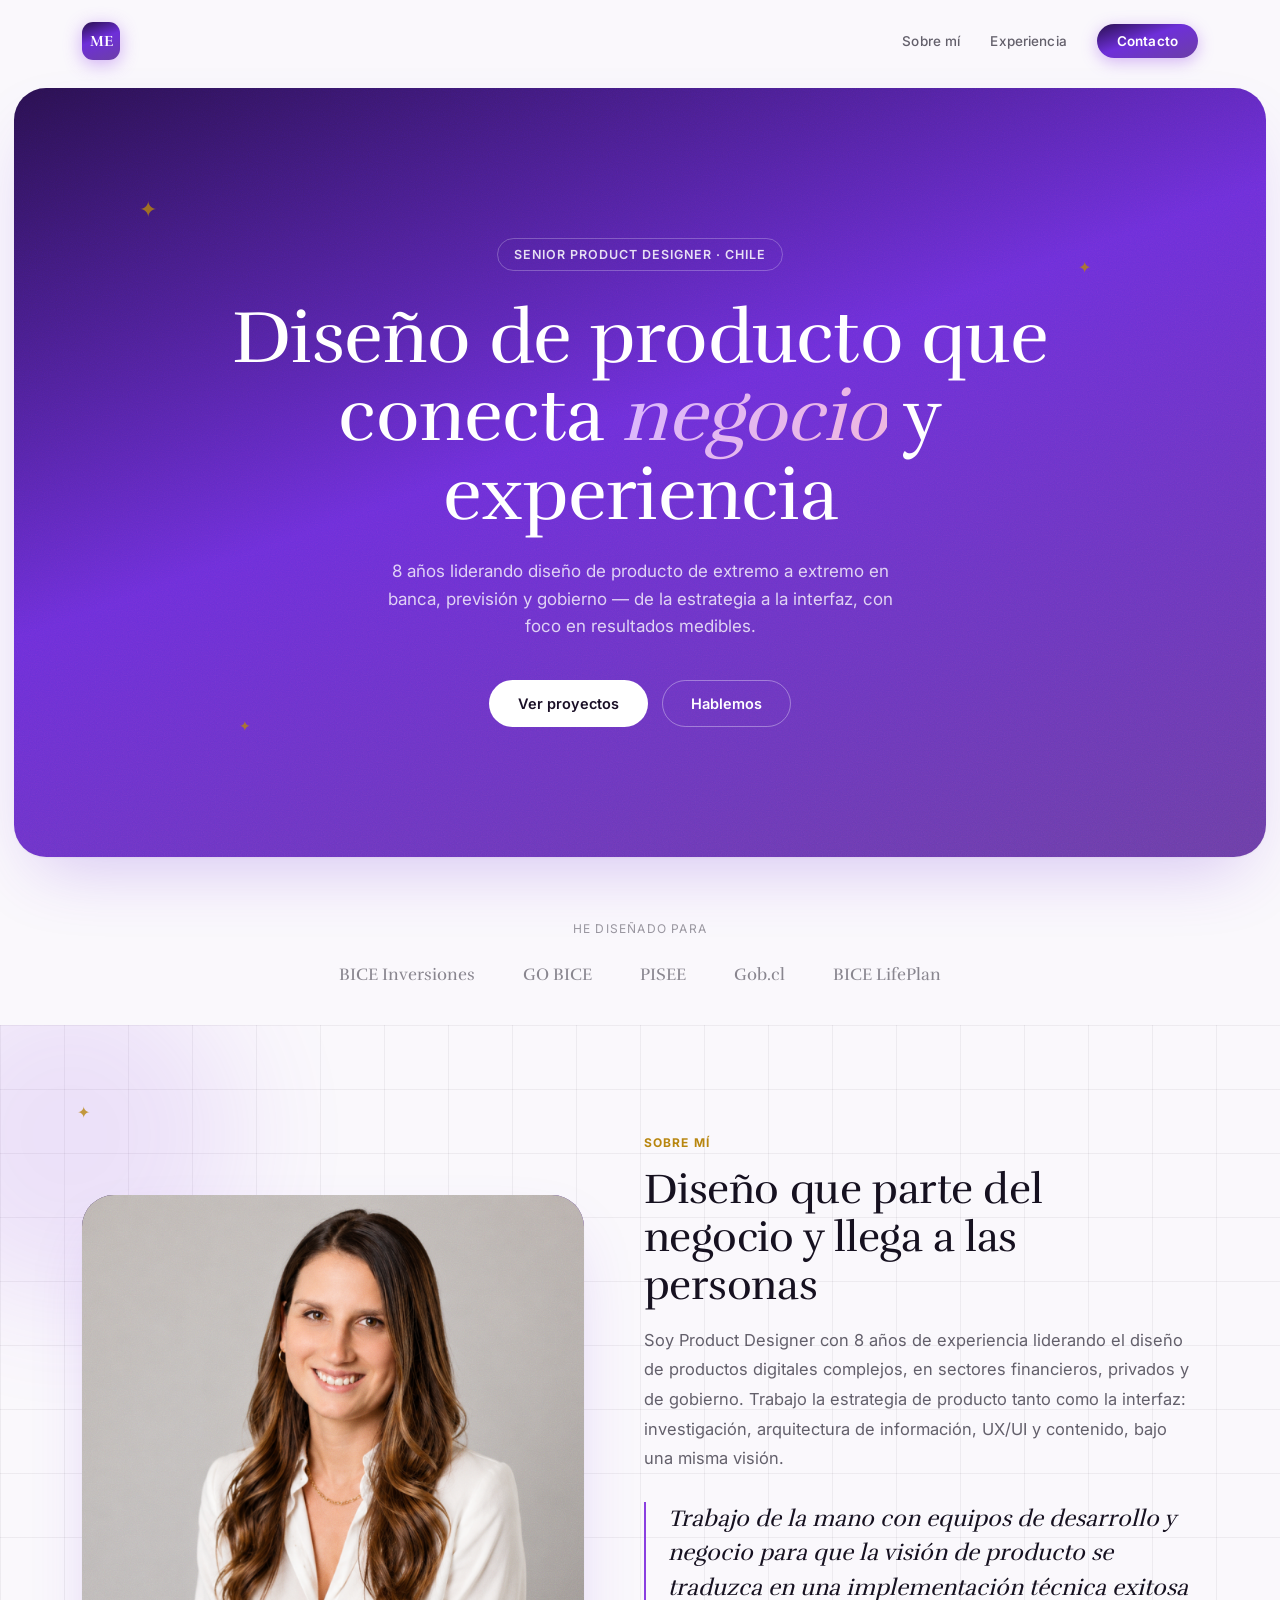
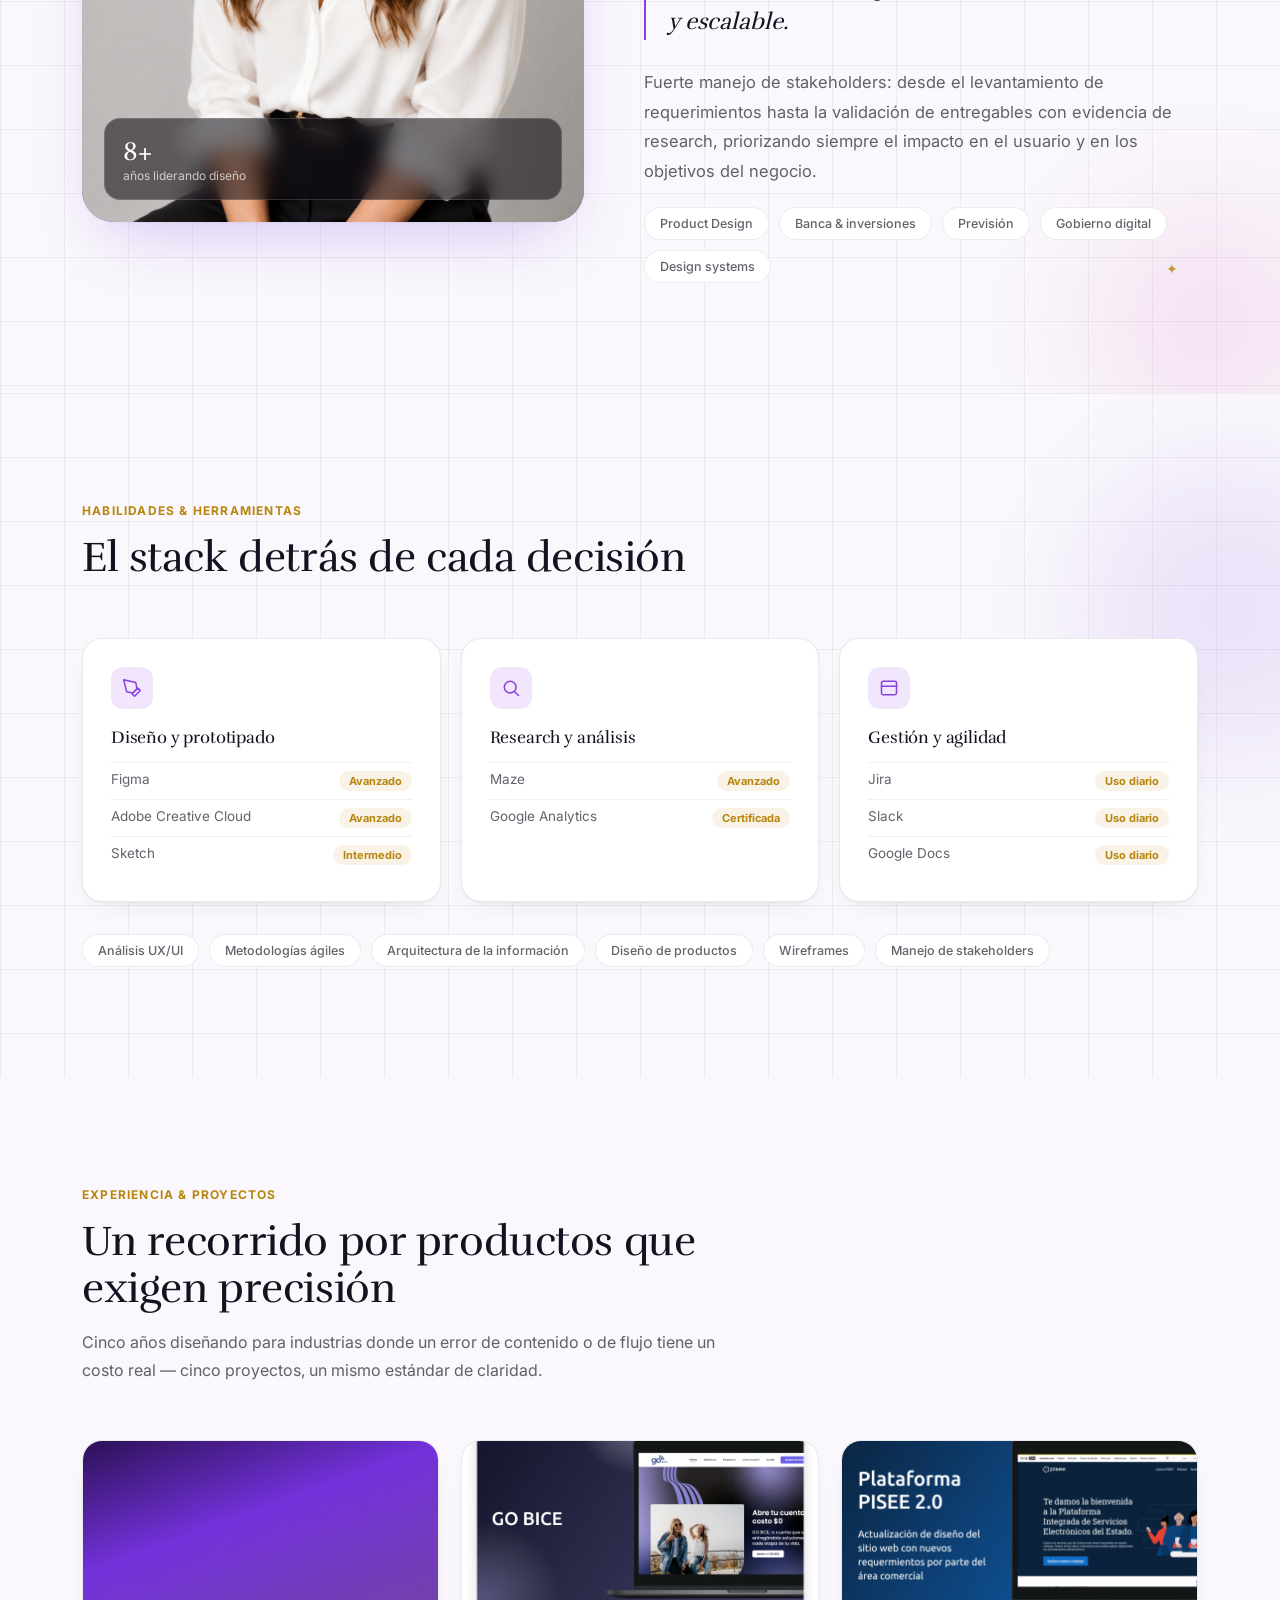
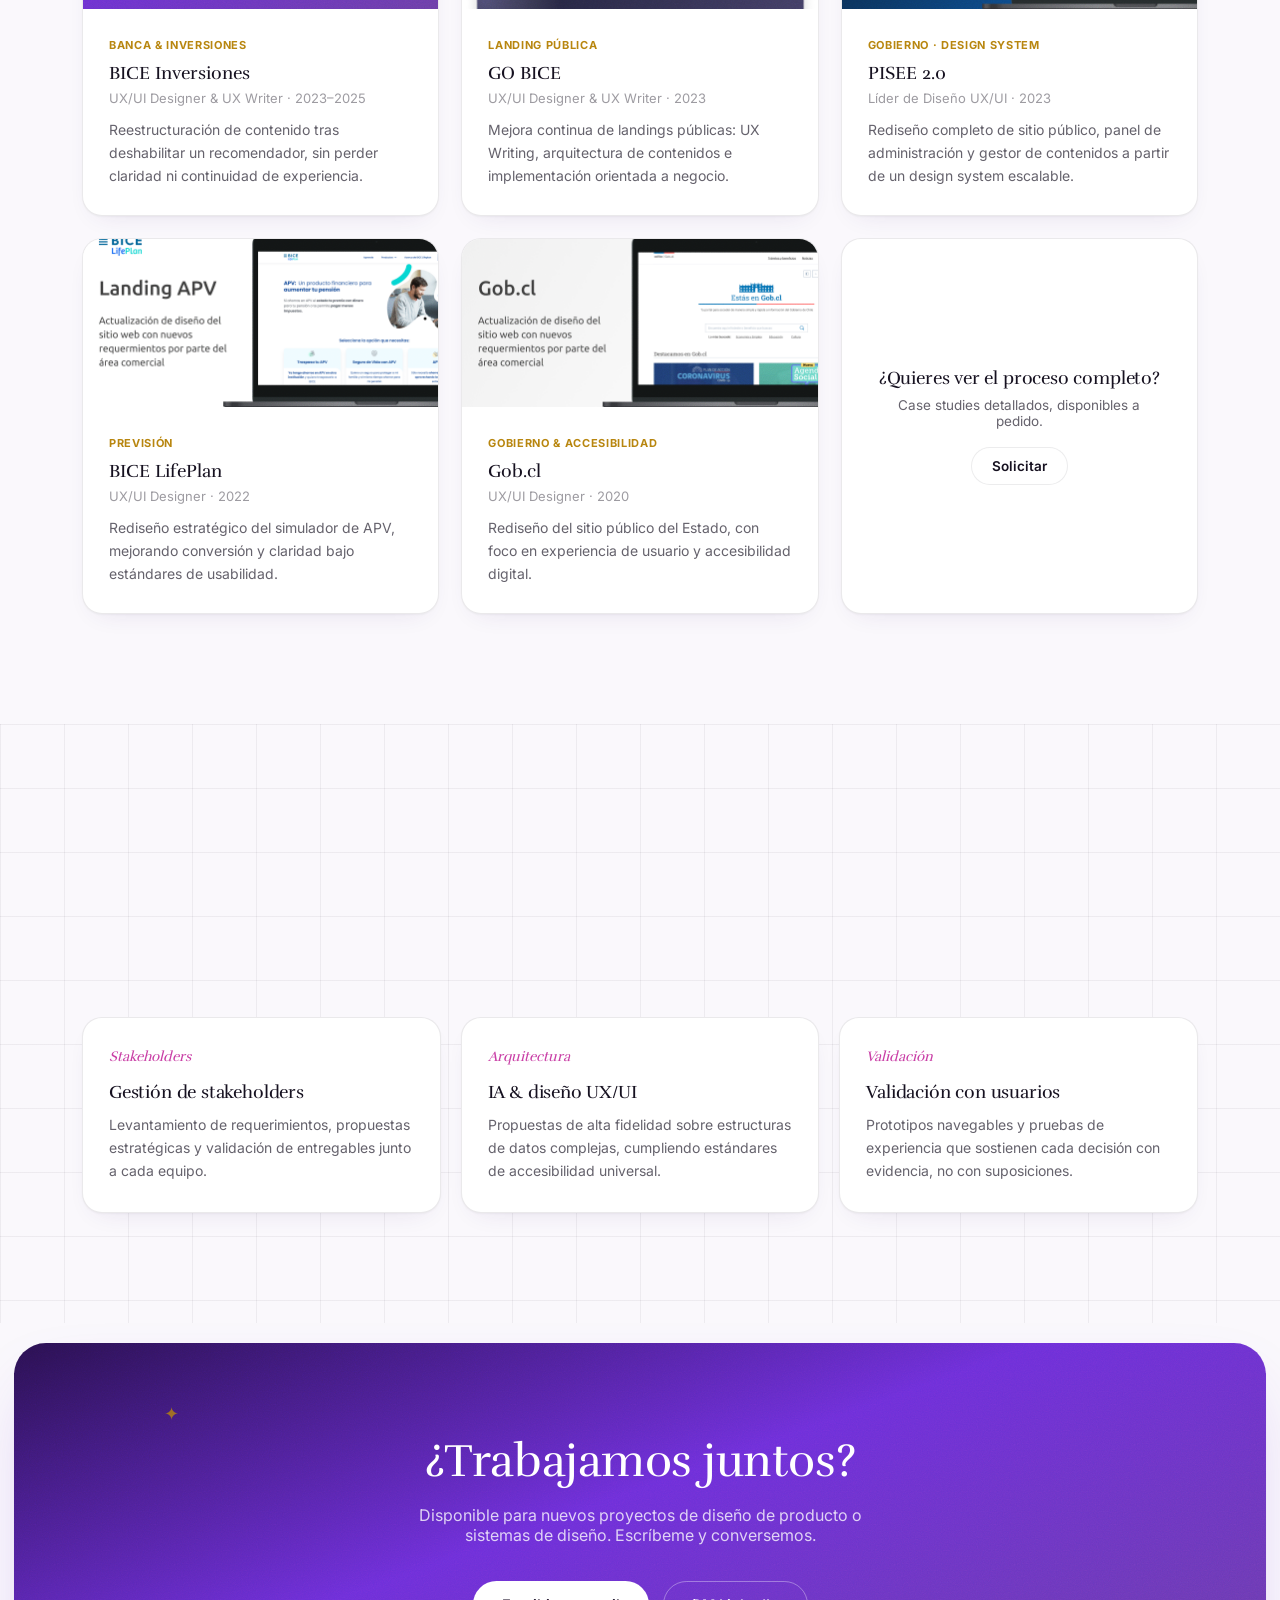
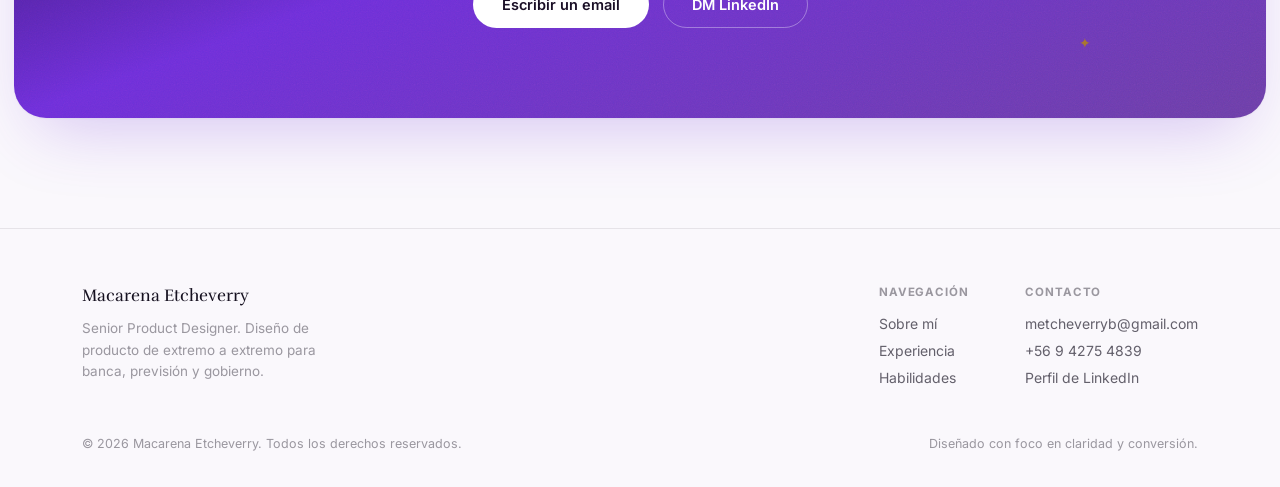
<file: index.html>
<!DOCTYPE html>
<html lang="es">
<head>
<meta charset="UTF-8">
<meta name="viewport" content="width=device-width, initial-scale=1.0">
<title>Macarena Etcheverry — Senior Product Designer</title>
<link rel="preconnect" href="https://fonts.googleapis.com">
<link rel="preconnect" href="https://fonts.gstatic.com" crossorigin>
<link href="https://fonts.googleapis.com/css2?family=Rufina:ital,wght@0,400;0,700;1,400;1,700&family=Inter:wght@400;500;600;700&display=swap" rel="stylesheet">
<style>
  :root{
    --bg:#FAF8FC;
    --bg-panel:#F3EFFA;
    --bg-panel-2:#FFFFFF;
    --ink:#161120;
    --ink-soft:rgba(22,17,32,0.66);
    --muted:rgba(22,17,32,0.42);
    --line:rgba(22,17,32,0.09);
    --line-soft:rgba(22,17,32,0.055);
    --violet-1:#6E2FD9;
    --violet-2:#8A3FE0;
    --magenta:#C93FA6;
    --gold:#B8860F;
    --gradient-hero: linear-gradient(160deg,#2A1050 0%, #6E2FD9 45%, #6C3FA6 100%);
    --gradient-text: linear-gradient(120deg,#D9B8FF,#F0B7DE);
    --surface:rgba(22,17,32,0.03);
    --surface-strong:#FFFFFF;
    --glass-border:rgba(22,17,32,0.08);
    --shadow-glow: 0 1px 2px rgba(22,17,32,0.04), 0 30px 70px -24px rgba(110,47,217,0.28);
    --shadow-card: 0 1px 2px rgba(22,17,32,0.04), 0 10px 28px -16px rgba(60,30,110,0.16);
    --radius-lg:32px;
    --radius-md:20px;
    --radius-sm:14px;
    --maxw:1180px;
  }
  *{margin:0;padding:0;box-sizing:border-box;}
  html{scroll-behavior:smooth;}
  body{
    font-family:'Inter', sans-serif;
    background:var(--bg);
    color:var(--ink);
    -webkit-font-smoothing:antialiased;
    overflow-x:hidden;
  }
  h1,h2,h3,.serif{ font-family:'Rufina', serif; font-weight:500; letter-spacing:-0.01em; }
  a{ color:inherit; text-decoration:none; }
  img{max-width:100%; display:block;}
  .wrap{max-width:var(--maxw); margin:0 auto; padding:0 32px;}
  ::selection{ background:var(--violet-2); color:#fff; }
  @media (prefers-reduced-motion: reduce){ *{animation-duration:.001ms !important; transition-duration:.001ms !important;} }

  /* grain texture overlay */
  .grain{
    position:absolute; inset:0; pointer-events:none; opacity:0.35; mix-blend-mode:overlay;
    background-image:url("data:image/svg+xml,%3Csvg xmlns='http://www.w3.org/2000/svg' width='120' height='120'%3E%3Cfilter id='n'%3E%3CfeTurbulence type='fractalNoise' baseFrequency='0.85' numOctaves='2' stitchTiles='stitch'/%3E%3C/filter%3E%3Crect width='100%25' height='100%25' filter='url(%23n)' opacity='0.5'/%3E%3C/svg%3E");
  }
  /* subtle grid background */
  .grid-bg{
    background-image:
      linear-gradient(var(--line-soft) 1px, transparent 1px),
      linear-gradient(90deg, var(--line-soft) 1px, transparent 1px);
    background-size:64px 64px;
  }
  .sparkle{ position:absolute; color:var(--gold); opacity:0.8; animation:twinkle 3.4s ease-in-out infinite; }
  @keyframes twinkle{ 0%,100%{opacity:0.25; transform:scale(0.85);} 50%{opacity:0.9; transform:scale(1.05);} }
  .orb{ position:absolute; border-radius:50%; filter:blur(60px); pointer-events:none; }

  .reveal{opacity:0; transform:translateY(22px); transition:opacity .7s cubic-bezier(.2,.7,.2,1), transform .7s cubic-bezier(.2,.7,.2,1);}
  .reveal.is-visible{opacity:1; transform:translateY(0);}

  /* ---------- navbar ---------- */
  header.nav{ position:fixed; top:0; left:0; right:0; z-index:100; padding:22px 0; transition:.35s ease; }
  header.nav.scrolled{ padding:12px 0; background:rgba(250,248,252,0.82); backdrop-filter:blur(14px) saturate(140%); border-bottom:1px solid var(--line); }
  .nav-inner{ max-width:var(--maxw); margin:0 auto; padding:0 32px; display:flex; align-items:center; justify-content:space-between; gap:24px; }
  nav.links{ display:flex; align-items:center; gap:30px; }
  nav.links a{ font-size:13.5px; font-weight:500; color:var(--ink-soft); letter-spacing:0.01em; transition:color .2s; }
  nav.links a:hover{ color:var(--ink); }
  .brand-mark{
    width:38px; height:38px; border-radius:11px; display:flex; align-items:center; justify-content:center;
    background:var(--gradient-hero); font-family:'Rufina',serif; font-weight:600; font-size:15px; color:#fff;
    box-shadow:0 4px 18px rgba(155,79,235,0.45); flex-shrink:0;
  }
  nav.links a.nav-cta{
    color:#fff; font-weight:600; background:var(--gradient-hero); padding:9px 20px; border-radius:100px;
    box-shadow:0 4px 16px rgba(155,79,235,0.4); transition:.25s ease;
  }
  nav.links a.nav-cta:hover{ color:#fff; transform:translateY(-2px); box-shadow:0 8px 22px rgba(155,79,235,0.5); }
  .burger{ display:none; flex-direction:column; gap:5px; cursor:pointer; justify-self:end; }
  .burger span{ width:22px; height:1.5px; background:var(--ink); }
  .mobile-menu{
    display:flex; position:fixed; inset:0; z-index:150; background:rgba(250,248,252,0.98);
    flex-direction:column; align-items:center; justify-content:center; gap:26px;
    opacity:0; pointer-events:none; transition:opacity .3s ease;
  }
  .mobile-menu.open{ opacity:1; pointer-events:all; }
  .mobile-menu a{ font-family:'Rufina',serif; font-size:24px; }
  .mobile-close{ position:absolute; top:26px; right:30px; font-size:26px; cursor:pointer; }

  /* ---------- hero panel ---------- */
  .hero-panel{
    position:relative; margin:88px 14px 0; border-radius:var(--radius-lg);
    background:var(--gradient-hero);
    overflow:hidden;
    padding:150px 32px 130px;
    text-align:center;
    box-shadow:var(--shadow-glow);
  }
  .hero-panel .sparkle.s1{ top:14%; left:10%; font-size:22px; }
  .hero-panel .sparkle.s2{ top:22%; right:14%; font-size:16px; animation-delay:.8s;}
  .hero-panel .sparkle.s3{ bottom:16%; left:18%; font-size:14px; animation-delay:1.6s;}
  .eyebrow-tag{
    display:inline-flex; align-items:center; gap:8px; font-size:12.5px; font-weight:600; letter-spacing:0.08em;
    text-transform:uppercase; color:rgba(255,255,255,0.85);
    border:1px solid rgba(255,255,255,0.25); padding:8px 16px; border-radius:100px;
    margin-bottom:28px; position:relative; z-index:2;
  }
  h1.hero-title{
    position:relative; z-index:2;
    font-size:clamp(38px,6vw,74px); line-height:1.06; color:#fff;
    max-width:920px; margin:0 auto 24px;
  }
  h1.hero-title em{ font-style:italic; background:var(--gradient-text); -webkit-background-clip:text; background-clip:text; color:transparent; }
  .hero-sub{
    position:relative; z-index:2; font-size:17px; line-height:1.6; color:rgba(255,255,255,0.78);
    max-width:520px; margin:0 auto 40px;
  }
  .hero-ctas{ position:relative; z-index:2; display:flex; gap:14px; justify-content:center; flex-wrap:wrap; }
  .btn{
    display:inline-flex; align-items:center; gap:8px; font-family:'Inter',sans-serif; font-weight:600; font-size:14.5px;
    padding:14px 28px; border-radius:100px; cursor:pointer; border:1px solid transparent; transition:.25s ease;
  }
  .btn-white{ background:#fff; color:#1A0F26; }
  .btn-white:hover{ transform:translateY(-2px); box-shadow:0 16px 30px rgba(0,0,0,0.35); }
  .btn-line{ background:transparent; color:#fff; border-color:rgba(255,255,255,0.35); }
  .btn-line:hover{ background:rgba(255,255,255,0.08); transform:translateY(-2px); }
  .btn-solid{ background:var(--ink); color:#160B22; }
  .btn-solid:hover{ transform:translateY(-2px); box-shadow:0 14px 28px rgba(0,0,0,0.5); }
  .btn-ghost{ background:var(--surface-strong); color:var(--ink); border-color:var(--glass-border); }
  .btn-ghost:hover{ transform:translateY(-2px); background:var(--surface); border-color:rgba(255,255,255,0.24); }

  /* ---------- logos strip ---------- */
  .logos-section{ padding:64px 0 40px; text-align:center; }
  .logos-label{ font-size:12px; letter-spacing:0.1em; text-transform:uppercase; color:var(--muted); margin-bottom:28px; }
  .logos-row{ display:flex; justify-content:center; gap:48px; flex-wrap:wrap; }
  .logos-row span{ font-family:'Rufina',serif; font-size:17px; color:var(--ink-soft); opacity:0.75; }

  /* ---------- section shell w/ grid + orb ---------- */
  .dark-section{ position:relative; padding:110px 0; overflow:hidden; }
  .sec-head{ max-width:640px; margin-bottom:56px; position:relative; z-index:2; }
  .sec-eyebrow{ font-size:12px; font-weight:700; letter-spacing:0.1em; text-transform:uppercase; color:var(--gold); margin-bottom:16px; display:block; }
  .sec-title{ font-size:clamp(28px,3.6vw,42px); line-height:1.14; margin-bottom:16px; }
  .sec-desc{ font-size:16px; line-height:1.7; color:var(--ink-soft); font-family:'Inter',sans-serif; }

  /* ---------- about ---------- */
  .about-grid{ display:grid; grid-template-columns:0.95fr 1.05fr; gap:60px; align-items:center; position:relative; z-index:2; }
  .about-card{
    border-radius:var(--radius-lg); background:var(--gradient-hero); aspect-ratio:4/5; position:relative; overflow:hidden;
    box-shadow:var(--shadow-glow);
  }
  .about-card .about-photo{
    position:absolute; inset:0; width:100%; height:100%; object-fit:cover;
  }
  .about-card .tag{
    position:absolute; bottom:22px; left:22px; right:22px;
    background:rgba(12,8,16,0.55); backdrop-filter:blur(10px); border:1px solid rgba(255,255,255,0.15);
    border-radius:16px; padding:16px 18px;
  }
  .about-card .tag .num{ font-family:'Rufina',serif; font-size:26px; color:#fff; }
  .about-card .tag .lbl{ font-size:12px; color:rgba(255,255,255,0.7); }
  .about-copy p{ font-size:16.5px; line-height:1.8; color:var(--ink-soft); margin-bottom:20px; font-family:'Inter',sans-serif; }
  .about-copy .pull{
    font-family:'Rufina',serif; font-style:italic; font-weight:500; font-size:23px; line-height:1.5; color:var(--ink);
    margin:28px 0; padding-left:22px; border-left:2px solid var(--violet-2);
  }
  .pill-row{ display:flex; gap:10px; flex-wrap:wrap; margin-top:10px; }
  .pill{ font-size:12.5px; font-weight:500; color:var(--ink-soft); background:var(--surface-strong); border:1px solid var(--glass-border); padding:8px 15px; border-radius:100px; }

  /* ---------- skills ---------- */
  .bento{ display:grid; grid-template-columns:repeat(3,1fr); gap:20px; margin-bottom:32px; position:relative; z-index:2; }
  .bento-card{ background:var(--surface-strong); border:1px solid var(--line); border-radius:var(--radius-md); padding:28px; transition:.3s ease; box-shadow:var(--shadow-card); }
  .bento-card:hover{ transform:translateY(-3px); border-color:rgba(138,63,224,0.3); box-shadow:0 16px 36px -18px rgba(110,47,217,0.28); }
  .bento-icon{ width:42px; height:42px; border-radius:12px; margin-bottom:18px; display:flex; align-items:center; justify-content:center; background:rgba(155,79,235,0.14); }
  .bento-icon svg{ width:20px; height:20px; stroke:var(--violet-2); }
  .bento-card h3{ font-family:'Rufina',serif; font-size:17px; margin-bottom:14px; font-weight:500; }
  .tool-row{ display:flex; justify-content:space-between; font-size:13.5px; color:var(--ink-soft); padding:8px 0; border-top:1px solid var(--line-soft); font-family:'Inter',sans-serif; }
  .tool-row:first-of-type{ border-top:none; }
  .tool-level{ font-size:11px; font-weight:700; color:var(--gold); background:rgba(184,134,15,0.1); padding:3px 10px; border-radius:100px; }
  .chips-wrap{ display:flex; flex-wrap:wrap; gap:10px; position:relative; z-index:2; }

  /* ---------- work ---------- */
  .work-grid{ display:grid; grid-template-columns:repeat(3,1fr); gap:22px; position:relative; z-index:2; }
  .work-card{ background:var(--surface-strong); border:1px solid var(--line); border-radius:var(--radius-md); overflow:hidden; transition:.35s ease; box-shadow:var(--shadow-card); }
  .work-card:hover{ transform:translateY(-6px); border-color:rgba(138,63,224,0.35); box-shadow:0 24px 50px -18px rgba(110,47,217,0.3); }
  .work-visual{ height:168px; position:relative; overflow:hidden; }
  .work-visual svg{ width:100%; height:100%; }
  .work-visual img{ width:100%; height:100%; object-fit:cover; display:block; }
  .work-body{ padding:24px 26px 28px; }
  .work-tag{ font-size:11px; font-weight:700; color:var(--gold); text-transform:uppercase; letter-spacing:0.06em; margin-bottom:10px; display:inline-block; }
  .work-title{ font-family:'Rufina',serif; font-size:18px; margin-bottom:6px; }
  .work-company{ font-size:13px; color:var(--muted); margin-bottom:12px; font-family:'Inter',sans-serif; }
  .work-desc{ font-size:14px; line-height:1.65; color:var(--ink-soft); font-family:'Inter',sans-serif; }

  /* ---------- pillars ---------- */
  .pillar-grid{ display:grid; grid-template-columns:repeat(3,1fr); gap:20px; position:relative; z-index:2; }
  .pillar-card{ padding:30px 26px; border-radius:var(--radius-md); border:1px solid var(--line); background:var(--surface-strong); box-shadow:var(--shadow-card); }
  .pillar-num{ font-family:'Rufina',serif; font-style:italic; font-size:14px; color:var(--magenta); margin-bottom:16px; }
  .pillar-card h3{ font-family:'Rufina',serif; font-size:18px; margin-bottom:10px; font-weight:500; }
  .pillar-card p{ font-size:14px; line-height:1.65; color:var(--ink-soft); font-family:'Inter',sans-serif; }

  /* ---------- cta panel (mirrors hero) ---------- */
  .cta-wrap{ padding:20px 14px 110px; }
  .cta-panel{
    position:relative; border-radius:var(--radius-lg); background:var(--gradient-hero);
    padding:90px 32px; text-align:center; overflow:hidden; box-shadow:var(--shadow-glow);
  }
  .cta-panel h2{ position:relative; z-index:2; color:#fff; font-size:clamp(30px,4vw,46px); margin-bottom:16px; }
  .cta-panel p{ position:relative; z-index:2; color:rgba(255,255,255,0.78); font-size:16px; max-width:460px; margin:0 auto 36px; font-family:'Inter',sans-serif; }
  .cta-btns{ position:relative; z-index:2; display:flex; gap:14px; justify-content:center; flex-wrap:wrap; }

  /* ---------- footer ---------- */
  footer{ padding:56px 0 36px; border-top:1px solid var(--line); position:relative; z-index:2; }
  .footer-grid{ display:flex; justify-content:space-between; flex-wrap:wrap; gap:32px; margin-bottom:40px; }
  .footer-brand p{ font-size:13.5px; color:var(--muted); max-width:280px; line-height:1.6; margin-top:12px; font-family:'Inter',sans-serif; }
  .footer-name{ font-family:'Rufina',serif; font-size:17px; }
  .footer-cols{ display:flex; gap:56px; flex-wrap:wrap; }
  .footer-col h4{ font-size:11.5px; font-weight:700; color:var(--muted); text-transform:uppercase; letter-spacing:0.08em; margin-bottom:16px; }
  .footer-col a, .footer-col span{ display:block; font-size:14px; color:var(--ink-soft); margin-bottom:10px; font-family:'Inter',sans-serif; }
  .footer-col a:hover{ color:var(--violet-2); }
  .footer-bottom{ display:flex; justify-content:space-between; flex-wrap:wrap; gap:12px; font-size:12.5px; color:var(--muted); font-family:'Inter',sans-serif; }

  @media (max-width:980px){
    nav.links{ display:none; }
    .burger{ display:flex; }
    .hero-panel{ padding:130px 24px 100px; margin-top:76px; }
    .about-grid{ grid-template-columns:1fr; gap:48px; }
    .bento{ grid-template-columns:1fr; }
    .work-grid{ grid-template-columns:1fr 1fr; }
    .pillar-grid{ grid-template-columns:1fr; }
  }
  @media (max-width:620px){
    .wrap{ padding:0 20px; }
    .work-grid{ grid-template-columns:1fr; }
    .logos-row{ gap:26px; }
    .footer-grid{ flex-direction:column; }
    .hero-panel{ margin:70px 8px 0; }
  }
</style>
</head>
<body>

<header class="nav" id="navbar">
  <div class="nav-inner">
    <a href="#top" class="brand-mark">ME</a>
    <nav class="links">
      <a href="#sobre-mi">Sobre mí</a>
      <a href="#experiencia">Experiencia</a>
      <a href="#contacto" class="nav-cta">Contacto</a>
    </nav>
    <div class="burger" id="burger"><span></span><span></span><span></span></div>
  </div>
</header>

<div class="mobile-menu" id="mobileMenu">
  <div class="mobile-close" id="mobileClose">✕</div>
  <a href="#sobre-mi">Sobre mí</a>
  <a href="#experiencia">Experiencia</a>
  <a href="#habilidades">Habilidades</a>
  <a href="#contacto">Contacto</a>
</div>

<!-- HERO -->
<section id="top">
  <div class="hero-panel reveal is-visible">
    <div class="grain"></div>
    <span class="sparkle s1">✦</span>
    <span class="sparkle s2">✦</span>
    <span class="sparkle s3">✦</span>
    <div class="eyebrow-tag">Senior Product Designer · Chile</div>
    <h1 class="hero-title">Diseño de producto que conecta <em>negocio</em> y experiencia</h1>
    <p class="hero-sub">8 años liderando diseño de producto de extremo a extremo en banca, previsión y gobierno — de la estrategia a la interfaz, con foco en resultados medibles.</p>
    <div class="hero-ctas">
      <a href="#experiencia" class="btn btn-white">Ver proyectos</a>
      <a href="#contacto" class="btn btn-line">Hablemos</a>
    </div>
  </div>
</section>

<!-- LOGOS -->
<section class="logos-section reveal">
  <div class="wrap">
    <p class="logos-label">He diseñado para</p>
    <div class="logos-row">
      <span>BICE Inversiones</span>
      <span>GO BICE</span>
      <span>PISEE</span>
      <span>Gob.cl</span>
      <span>BICE LifePlan</span>
    </div>
  </div>
</section>

<!-- ABOUT -->
<section class="dark-section grid-bg" id="sobre-mi">
  <div class="orb" style="width:340px;height:340px; background:var(--violet-2); opacity:0.12; top:-60px; left:-100px;"></div>
  <div class="orb" style="width:260px;height:260px; background:var(--magenta); opacity:0.10; bottom:-60px; right:-60px;"></div>
  <span class="sparkle" style="top:8%; left:6%; font-size:16px;">✦</span>
  <span class="sparkle" style="bottom:12%; right:8%; font-size:14px; animation-delay:1s;">✦</span>
  <div class="wrap">
    <div class="about-grid">
      <div class="reveal">
        <div class="about-card">
          <img class="about-photo" src="assets/Foto de perfil LI.png" alt="Foto de perfil">
          <div class="grain"></div>
          <div class="tag"><div class="num">8+</div><div class="lbl">años liderando diseño</div></div>
        </div>
      </div>
      <div class="about-copy reveal">
        <span class="sec-eyebrow">Sobre mí</span>
        <h2 class="sec-title">Diseño que parte del negocio y llega a las personas</h2>
        <p>Soy Product Designer con 8 años de experiencia liderando el diseño de productos digitales complejos, en sectores financieros, privados y de gobierno. Trabajo la estrategia de producto tanto como la interfaz: investigación, arquitectura de información, UX/UI y contenido, bajo una misma visión.</p>
        <p class="pull">Trabajo de la mano con equipos de desarrollo y negocio para que la visión de producto se traduzca en una implementación técnica exitosa y escalable.</p>
        <p>Fuerte manejo de stakeholders: desde el levantamiento de requerimientos hasta la validación de entregables con evidencia de research, priorizando siempre el impacto en el usuario y en los objetivos del negocio.</p>
        <div class="pill-row">
          <span class="pill">Product Design</span>
          <span class="pill">Banca &amp; inversiones</span>
          <span class="pill">Previsión</span>
          <span class="pill">Gobierno digital</span>
          <span class="pill">Design systems</span>
        </div>
      </div>
    </div>
  </div>
</section>

<!-- SKILLS -->
<section class="dark-section grid-bg" id="habilidades">
  <div class="orb" style="width:300px;height:300px; background:var(--violet-1); opacity:0.10; top:10%; right:-100px;"></div>
  <div class="wrap">
    <div class="sec-head reveal">
      <span class="sec-eyebrow">Habilidades &amp; herramientas</span>
      <h2 class="sec-title">El stack detrás de cada decisión</h2>
    </div>
    <div class="bento reveal">
      <div class="bento-card">
        <div class="bento-icon"><svg viewBox="0 0 24 24" fill="none" stroke-width="1.8" stroke-linecap="round" stroke-linejoin="round"><path d="M12 19l7-7 3 3-7 7-3-3z"/><path d="M18 13l-1.5-7.5L2 2l3.5 14.5L13 18l5-5z"/></svg></div>
        <h3>Diseño y prototipado</h3>
        <div class="tool-row"><span>Figma</span><span class="tool-level">Avanzado</span></div>
        <div class="tool-row"><span>Adobe Creative Cloud</span><span class="tool-level">Avanzado</span></div>
        <div class="tool-row"><span>Sketch</span><span class="tool-level">Intermedio</span></div>
      </div>
      <div class="bento-card">
        <div class="bento-icon"><svg viewBox="0 0 24 24" fill="none" stroke-width="1.8" stroke-linecap="round" stroke-linejoin="round"><circle cx="11" cy="11" r="7"/><path d="M21 21l-4.3-4.3"/></svg></div>
        <h3>Research y análisis</h3>
        <div class="tool-row"><span>Maze</span><span class="tool-level">Avanzado</span></div>
        <div class="tool-row"><span>Google Analytics</span><span class="tool-level">Certificada</span></div>
      </div>
      <div class="bento-card">
        <div class="bento-icon"><svg viewBox="0 0 24 24" fill="none" stroke-width="1.8" stroke-linecap="round" stroke-linejoin="round"><rect x="3" y="4" width="18" height="16" rx="2"/><path d="M3 10h18"/></svg></div>
        <h3>Gestión y agilidad</h3>
        <div class="tool-row"><span>Jira</span><span class="tool-level">Uso diario</span></div>
        <div class="tool-row"><span>Slack</span><span class="tool-level">Uso diario</span></div>
        <div class="tool-row"><span>Google Docs</span><span class="tool-level">Uso diario</span></div>
      </div>
    </div>
    <div class="chips-wrap reveal">
      <span class="pill">Análisis UX/UI</span>
      <span class="pill">Metodologías ágiles</span>
      <span class="pill">Arquitectura de la información</span>
      <span class="pill">Diseño de productos</span>
      <span class="pill">Wireframes</span>
      <span class="pill">Manejo de stakeholders</span>
    </div>
  </div>
</section>

<!-- EXPERIENCE & WORK -->
<section class="dark-section" id="experiencia">
  <div class="wrap">
    <div class="sec-head reveal">
      <span class="sec-eyebrow">Experiencia &amp; proyectos</span>
      <h2 class="sec-title">Un recorrido por productos que exigen precisión</h2>
      <p class="sec-desc">Cinco años diseñando para industrias donde un error de contenido o de flujo tiene un costo real — cinco proyectos, un mismo estándar de claridad.</p>
    </div>
    <div class="work-grid">
      <div class="work-card reveal">
        <div class="work-visual" style="background:var(--gradient-hero);"><div class="grain"></div></div>
        <div class="work-body">
          <span class="work-tag">Banca &amp; inversiones</span>
          <div class="work-title">BICE Inversiones</div>
          <div class="work-company">UX/UI Designer &amp; UX Writer · 2023–2025</div>
          <p class="work-desc">Reestructuración de contenido tras deshabilitar un recomendador, sin perder claridad ni continuidad de experiencia.</p>
        </div>
      </div>
      <div class="work-card reveal">
        <div class="work-visual"><img src="assets/imgs/proyecto_fonasa.png" alt="GO BICE"><div class="grain"></div></div>
        <div class="work-body">
          <span class="work-tag">Landing pública</span>
          <div class="work-title">GO BICE</div>
          <div class="work-company">UX/UI Designer &amp; UX Writer · 2023</div>
          <p class="work-desc">Mejora continua de landings públicas: UX Writing, arquitectura de contenidos e implementación orientada a negocio.</p>
        </div>
      </div>
      <div class="work-card reveal">
        <div class="work-visual"><img src="assets/imgs/BG_PISEE_2.0.png" alt="PISEE 2.0"><div class="grain"></div></div>
        <div class="work-body">
          <span class="work-tag">Gobierno · Design system</span>
          <div class="work-title">PISEE 2.0</div>
          <div class="work-company">Líder de Diseño UX/UI · 2023</div>
          <p class="work-desc">Rediseño completo de sitio público, panel de administración y gestor de contenidos a partir de un design system escalable.</p>
        </div>
      </div>
      <div class="work-card reveal">
        <div class="work-visual"><img src="assets/imgs/BG_LifePlan.png" alt="BICE LifePlan"><div class="grain"></div></div>
        <div class="work-body">
          <span class="work-tag">Previsión</span>
          <div class="work-title">BICE LifePlan</div>
          <div class="work-company">UX/UI Designer · 2022</div>
          <p class="work-desc">Rediseño estratégico del simulador de APV, mejorando conversión y claridad bajo estándares de usabilidad.</p>
        </div>
      </div>
      <div class="work-card reveal">
        <div class="work-visual"><img src="assets/imgs/BG_Gob.cl.png" alt="Gob.cl"><div class="grain"></div></div>
        <div class="work-body">
          <span class="work-tag">Gobierno &amp; accesibilidad</span>
          <div class="work-title">Gob.cl</div>
          <div class="work-company">UX/UI Designer · 2020</div>
          <p class="work-desc">Rediseño del sitio público del Estado, con foco en experiencia de usuario y accesibilidad digital.</p>
        </div>
      </div>
      <div class="work-card reveal" style="display:flex; align-items:center; justify-content:center; text-align:center; padding:32px;">
        <div>
          <div class="serif" style="font-size:18px; margin-bottom:8px;">¿Quieres ver el proceso completo?</div>
          <p style="font-size:13.5px; color:var(--ink-soft); margin-bottom:18px; font-family:'Inter',sans-serif;">Case studies detallados, disponibles a pedido.</p>
          <a href="#contacto" class="btn btn-ghost" style="padding:10px 20px; font-size:13.5px;">Solicitar</a>
        </div>
      </div>
    </div>
  </div>
</section>

<!-- PILLARS -->
<section class="dark-section grid-bg">
  <div class="wrap">
    <div class="sec-head reveal">
      <span class="sec-eyebrow">Cómo trabajo</span>
      <h2 class="sec-title">Tres principios detrás de cada entrega</h2>
    </div>
    <div class="pillar-grid reveal">
      <div class="pillar-card">
        <div class="pillar-num">Stakeholders</div>
        <h3>Gestión de stakeholders</h3>
        <p>Levantamiento de requerimientos, propuestas estratégicas y validación de entregables junto a cada equipo.</p>
      </div>
      <div class="pillar-card">
        <div class="pillar-num">Arquitectura</div>
        <h3>IA &amp; diseño UX/UI</h3>
        <p>Propuestas de alta fidelidad sobre estructuras de datos complejas, cumpliendo estándares de accesibilidad universal.</p>
      </div>
      <div class="pillar-card">
        <div class="pillar-num">Validación</div>
        <h3>Validación con usuarios</h3>
        <p>Prototipos navegables y pruebas de experiencia que sostienen cada decisión con evidencia, no con suposiciones.</p>
      </div>
    </div>
  </div>
</section>

<!-- CTA -->
<section class="cta-wrap" id="contacto">
  <div class="cta-panel reveal">
    <div class="grain"></div>
    <span class="sparkle" style="top:16%; left:12%; font-size:18px;">✦</span>
    <span class="sparkle" style="bottom:18%; right:14%; font-size:14px; animation-delay:1s;">✦</span>
    <h2>¿Trabajamos juntos?</h2>
    <p>Disponible para nuevos proyectos de diseño de producto o sistemas de diseño. Escríbeme y conversemos.</p>
    <div class="cta-btns">
      <a href="mailto:metcheverryb@gmail.com" class="btn btn-white">Escribir un email</a>
      <a href="https://www.linkedin.com/in/macarena-etcheverry-bidegain/" target="_blank" rel="noopener" class="btn btn-line">DM LinkedIn</a>
    </div>
  </div>
</section>

<!-- FOOTER -->
<footer>
  <div class="wrap">
    <div class="footer-grid">
      <div class="footer-brand">
        <a href="#top" class="footer-name">Macarena Etcheverry</a>
        <p>Senior Product Designer. Diseño de producto de extremo a extremo para banca, previsión y gobierno.</p>
      </div>
      <div class="footer-cols">
        <div class="footer-col">
          <h4>Navegación</h4>
          <a href="#sobre-mi">Sobre mí</a>
          <a href="#experiencia">Experiencia</a>
          <a href="#habilidades">Habilidades</a>
        </div>
        <div class="footer-col">
          <h4>Contacto</h4>
          <a href="mailto:metcheverryb@gmail.com">metcheverryb@gmail.com</a>
          <a href="tel:+56942754839">+56 9 4275 4839</a>
          <a href="https://www.linkedin.com/in/macarena-etcheverry-bidegain/" target="_blank" rel="noopener">Perfil de LinkedIn</a>
        </div>
      </div>
    </div>
    <div class="footer-bottom">
      <span>© 2026 Macarena Etcheverry. Todos los derechos reservados.</span>
      <span>Diseñado con foco en claridad y conversión.</span>
    </div>
  </div>
</footer>

<script>
  const navbar = document.getElementById('navbar');
  window.addEventListener('scroll', () => navbar.classList.toggle('scrolled', window.scrollY > 24));

  const burger = document.getElementById('burger');
  const mobileMenu = document.getElementById('mobileMenu');
  const mobileClose = document.getElementById('mobileClose');
  burger.addEventListener('click', () => mobileMenu.classList.toggle('open'));
  mobileClose.addEventListener('click', () => mobileMenu.classList.remove('open'));
  mobileMenu.querySelectorAll('a').forEach(a => a.addEventListener('click', () => mobileMenu.classList.remove('open')));

  const io = new IntersectionObserver((entries) => {
    entries.forEach(entry => {
      if(entry.isIntersecting){ entry.target.classList.add('is-visible'); io.unobserve(entry.target); }
    });
  }, { threshold: 0.15 });
  document.querySelectorAll('.reveal:not(.is-visible)').forEach(el => io.observe(el));
</script>

</body>
</html>
</file>
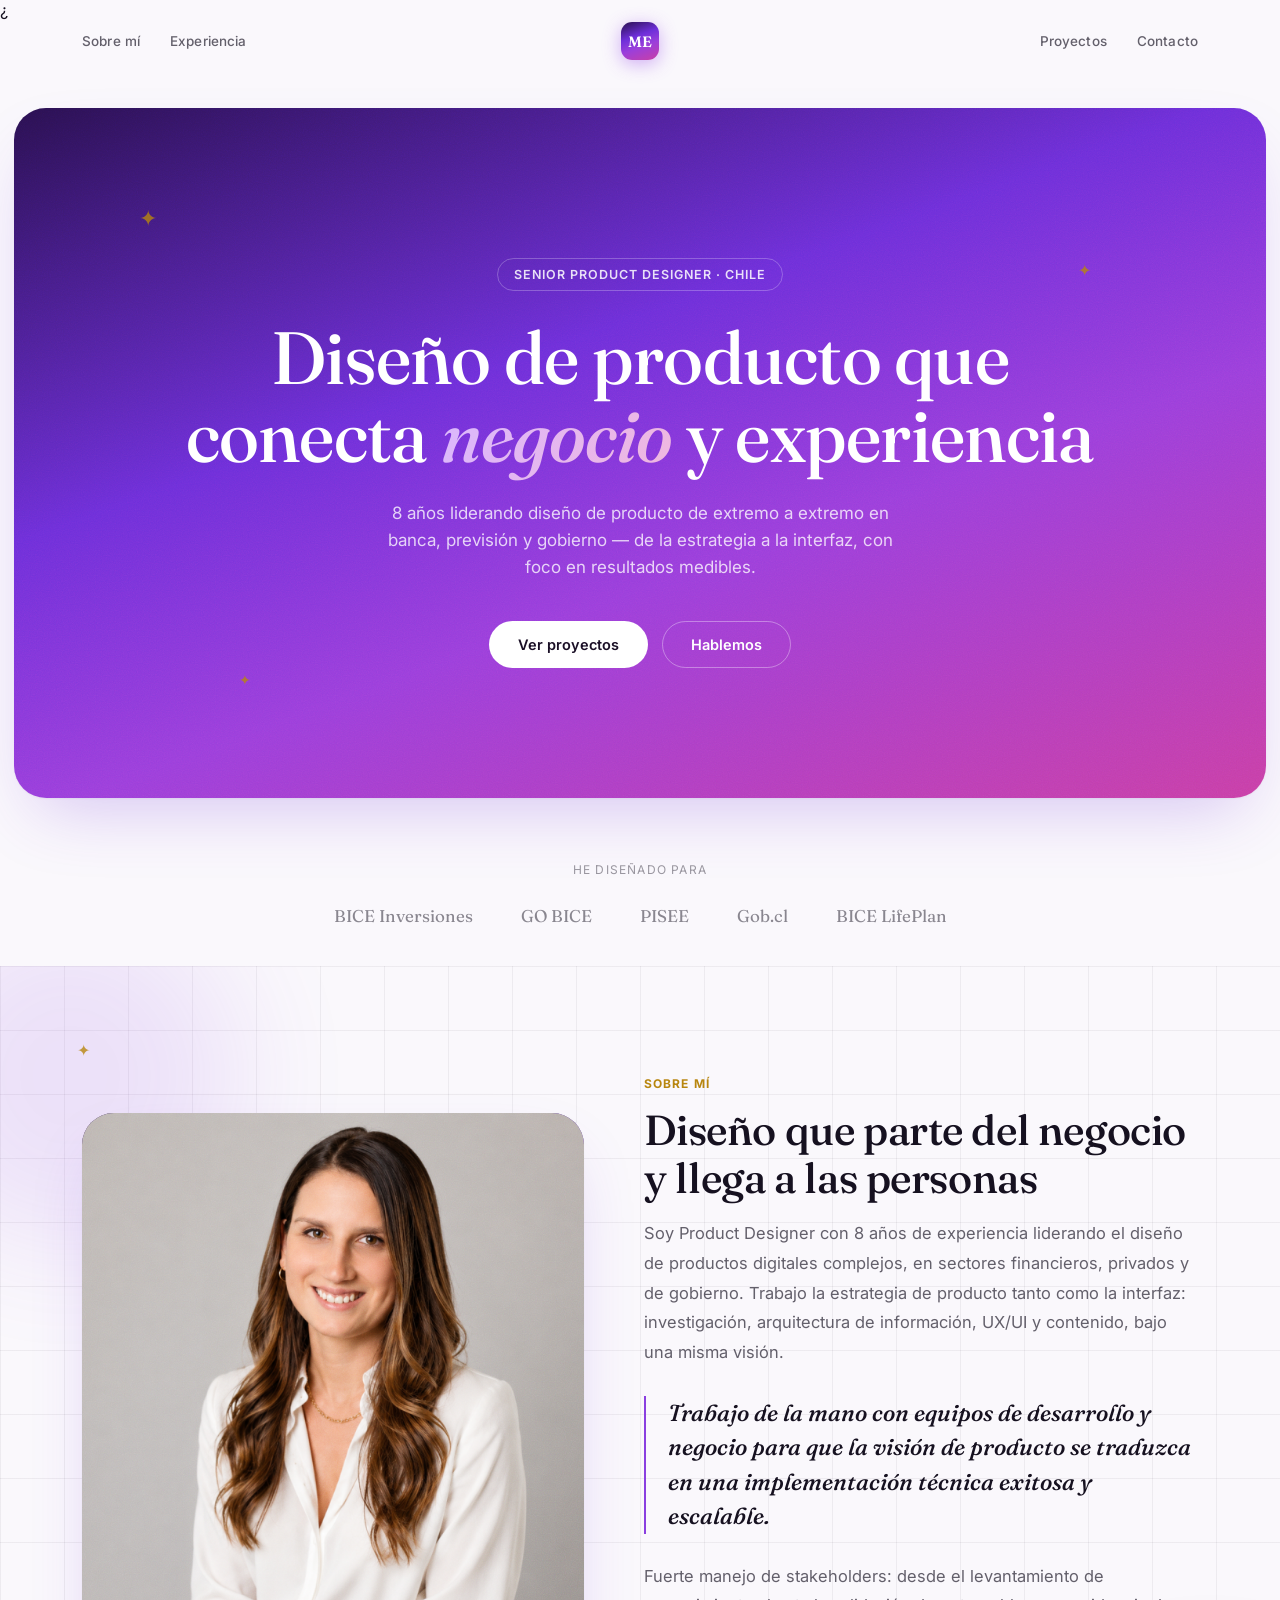
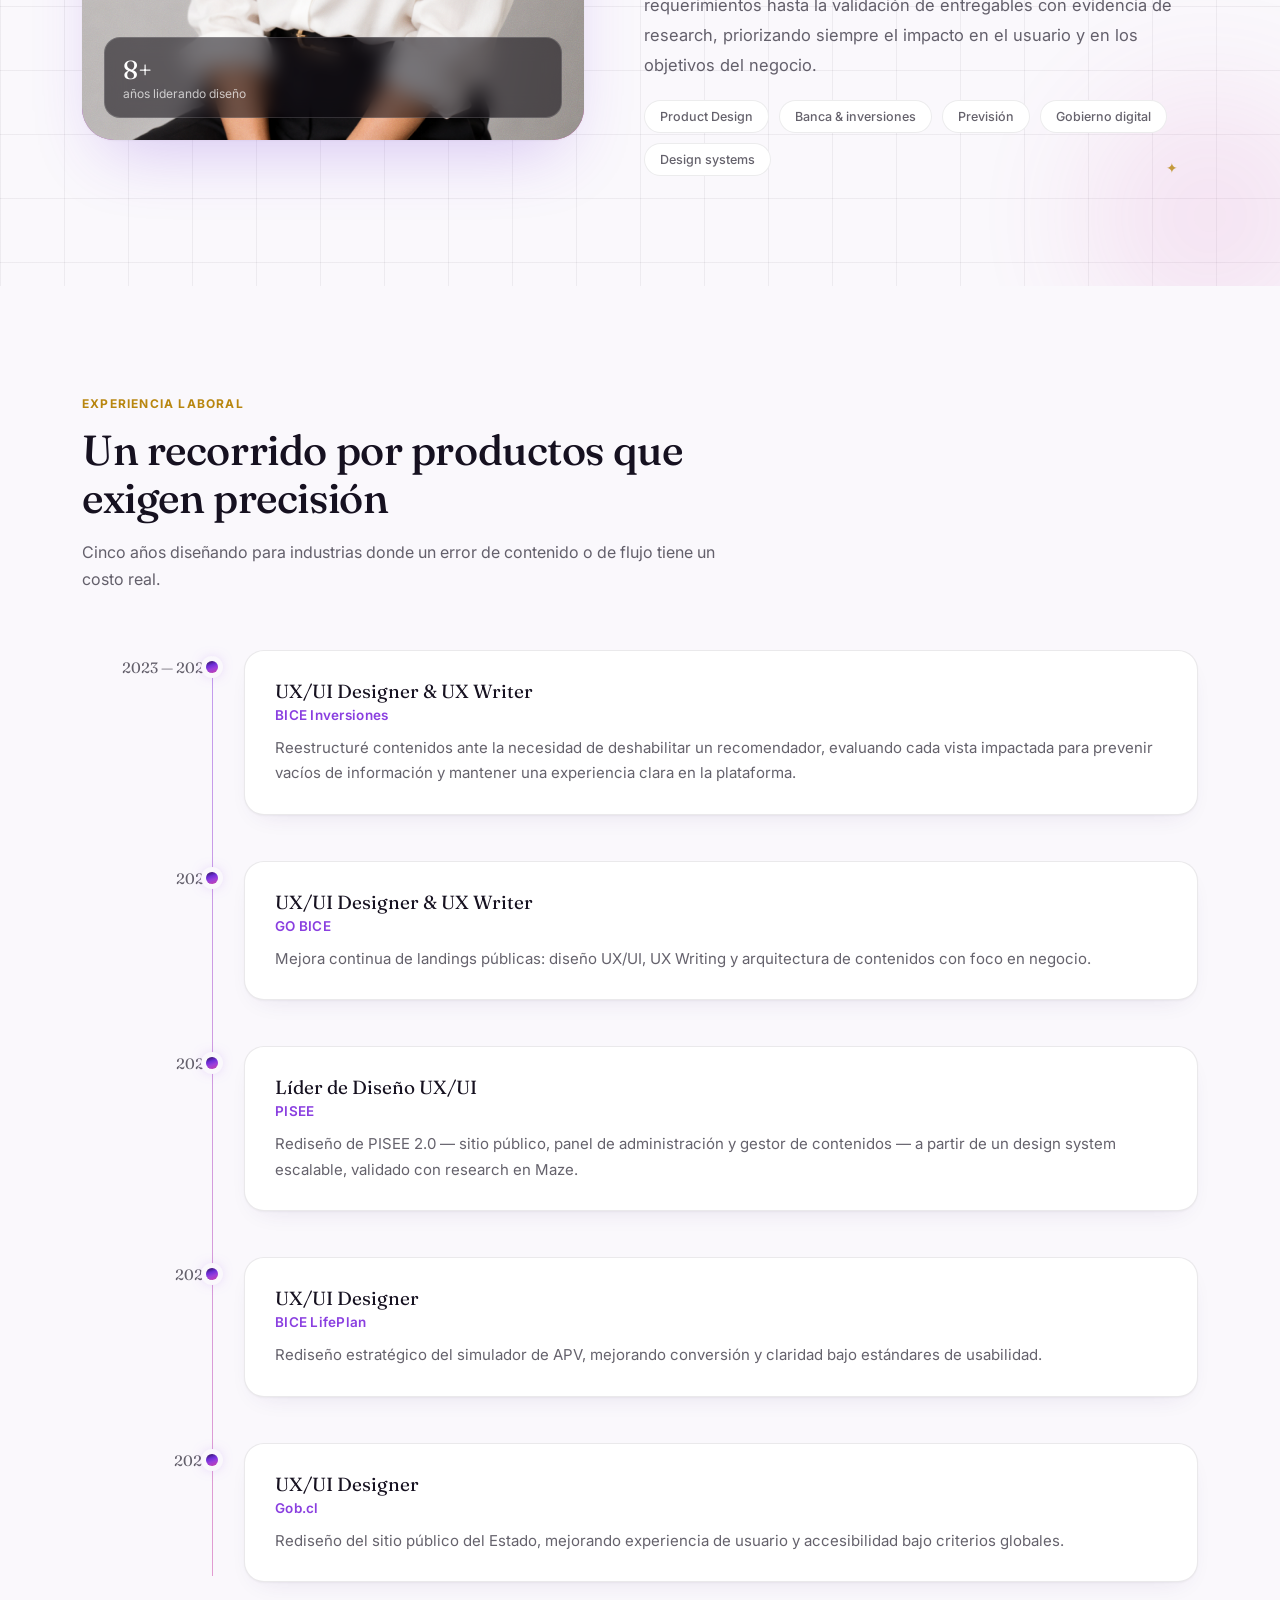
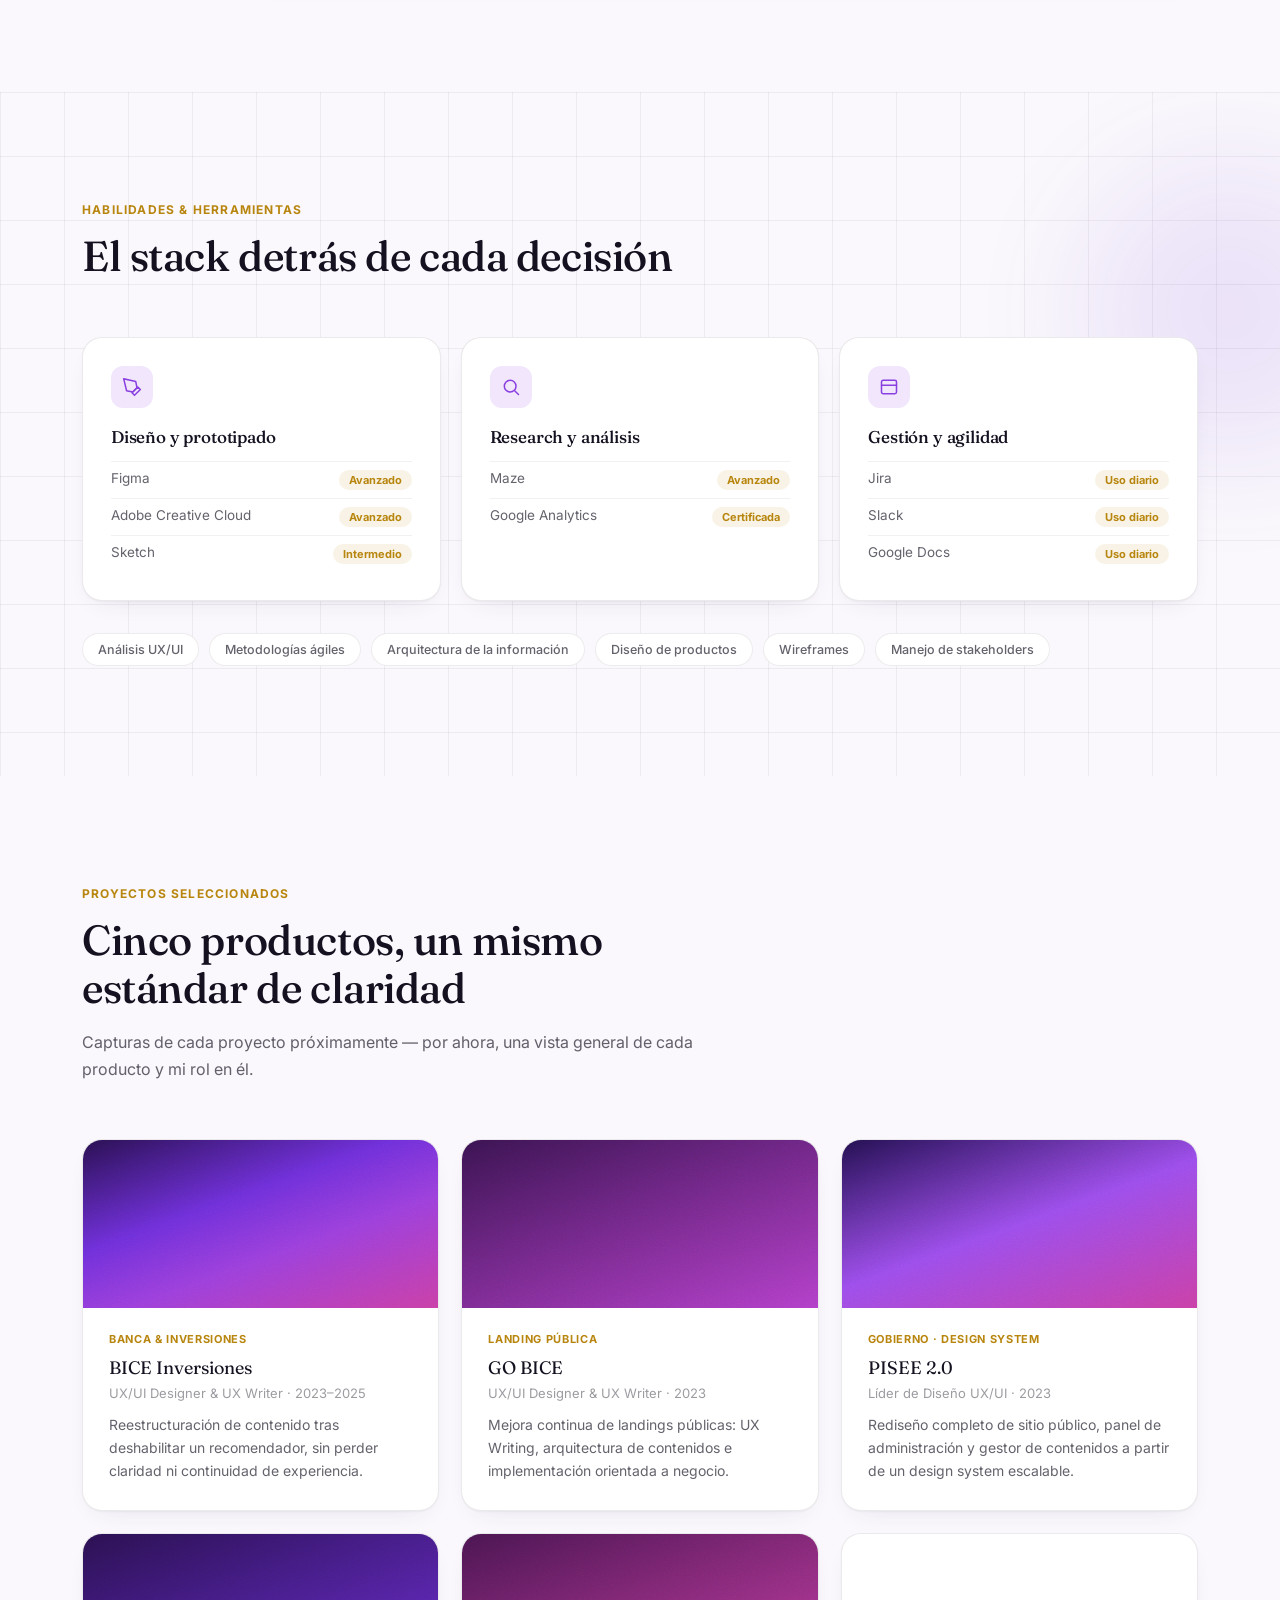
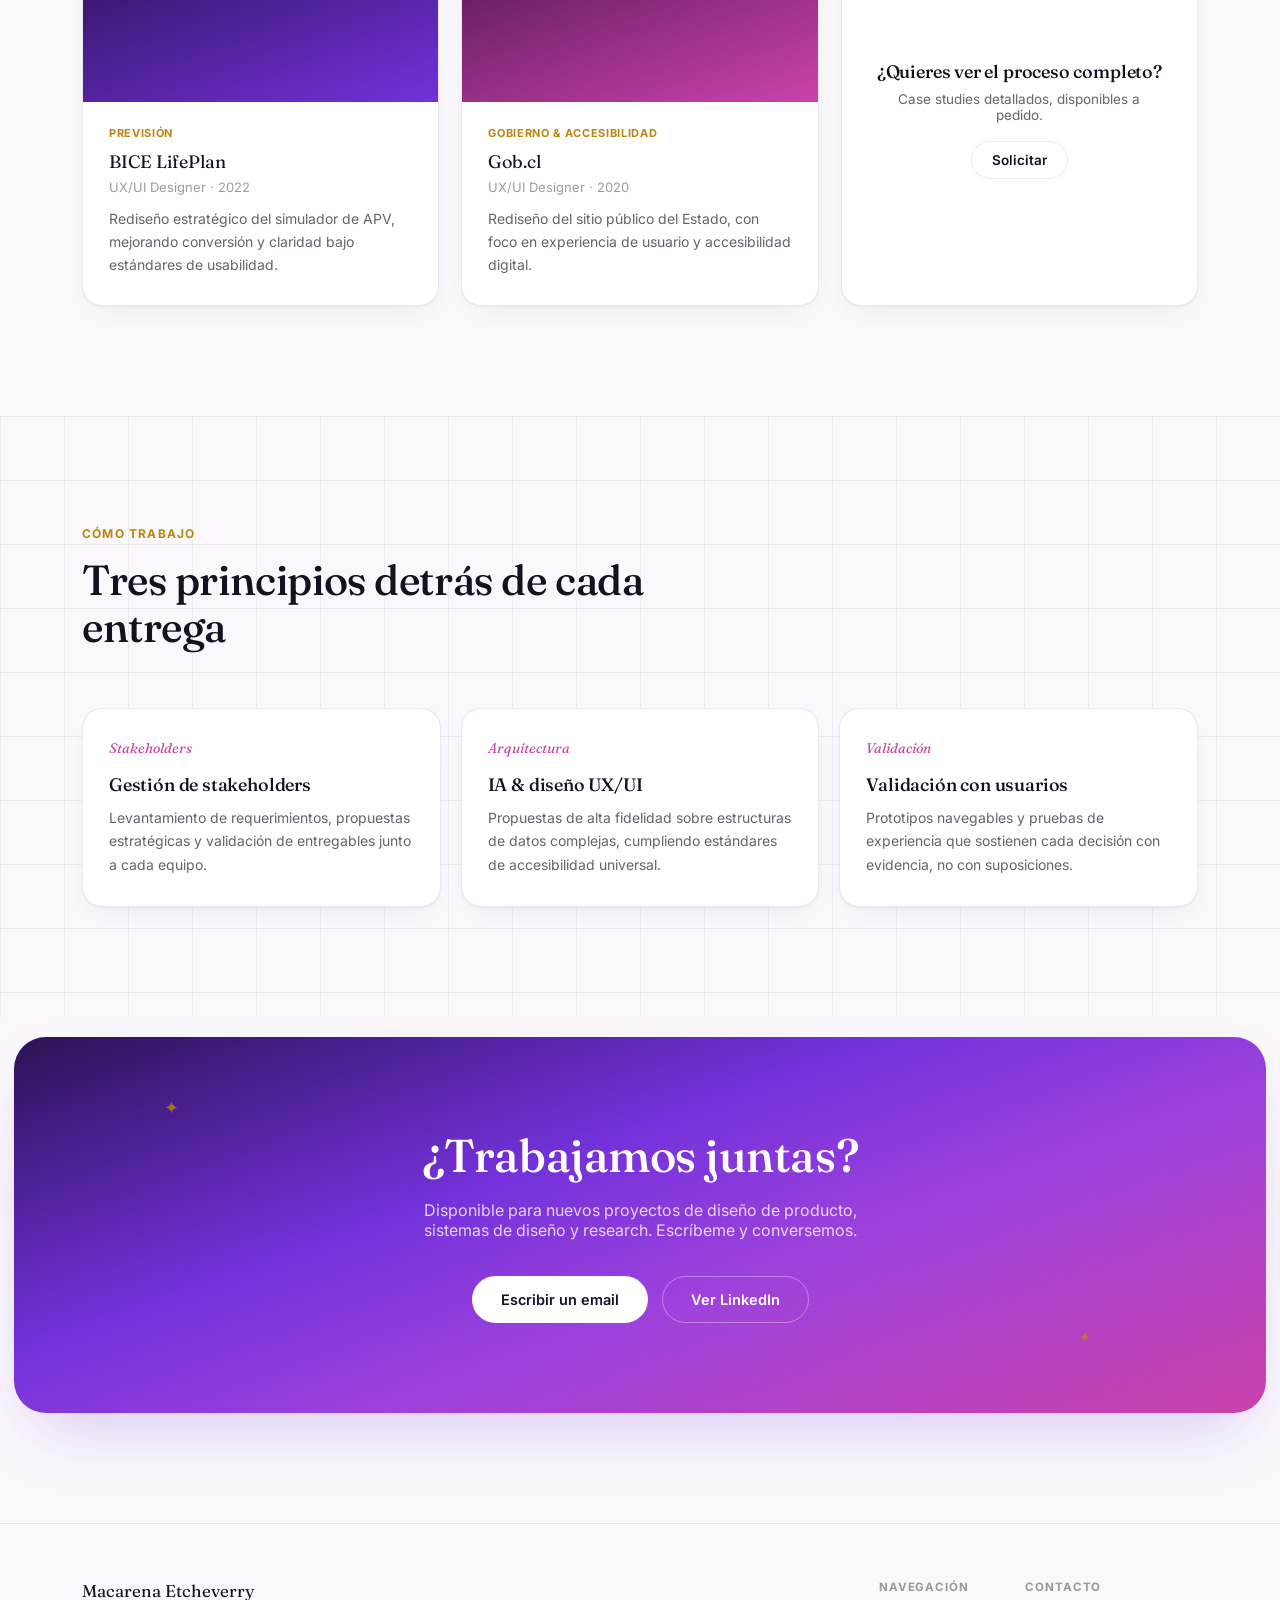
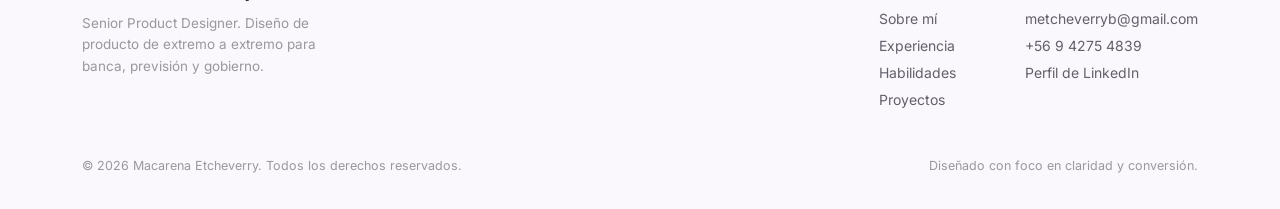
<file: indexnew.html>
¿<!DOCTYPE html>
<html lang="es">
<head>
<meta charset="UTF-8">
<meta name="viewport" content="width=device-width, initial-scale=1.0">
<title>Macarena Etcheverry — Senior Product Designer</title>
<link rel="preconnect" href="https://fonts.googleapis.com">
<link rel="preconnect" href="https://fonts.gstatic.com" crossorigin>
<link href="https://fonts.googleapis.com/css2?family=Fraunces:opsz,wght@9..144,400;9..144,500;9..144,600;9..144,700&family=Inter:wght@400;500;600;700&display=swap" rel="stylesheet">
<style>
  :root{
    --bg:#FAF8FC;
    --bg-panel:#F3EFFA;
    --bg-panel-2:#FFFFFF;
    --ink:#161120;
    --ink-soft:rgba(22,17,32,0.66);
    --muted:rgba(22,17,32,0.42);
    --line:rgba(22,17,32,0.09);
    --line-soft:rgba(22,17,32,0.055);
    --violet-1:#6E2FD9;
    --violet-2:#8A3FE0;
    --magenta:#C93FA6;
    --gold:#B8860F;
    --gradient-hero: linear-gradient(160deg,#2A1050 0%, #6E2FD9 38%, #9B3FDB 62%, #C93FA6 100%);
    --gradient-text: linear-gradient(120deg,#D9B8FF,#F0B7DE);
    --surface:rgba(22,17,32,0.03);
    --surface-strong:#FFFFFF;
    --glass-border:rgba(22,17,32,0.08);
    --shadow-glow: 0 1px 2px rgba(22,17,32,0.04), 0 30px 70px -24px rgba(110,47,217,0.28);
    --shadow-card: 0 1px 2px rgba(22,17,32,0.04), 0 10px 28px -16px rgba(60,30,110,0.16);
    --radius-lg:32px;
    --radius-md:20px;
    --radius-sm:14px;
    --maxw:1180px;
  }
  *{margin:0;padding:0;box-sizing:border-box;}
  html{scroll-behavior:smooth;}
  body{
    font-family:'Inter', sans-serif;
    background:var(--bg);
    color:var(--ink);
    -webkit-font-smoothing:antialiased;
    overflow-x:hidden;
  }
  h1,h2,h3,.serif{ font-family:'Fraunces', serif; font-weight:500; letter-spacing:-0.01em; }
  a{ color:inherit; text-decoration:none; }
  img{max-width:100%; display:block;}
  .wrap{max-width:var(--maxw); margin:0 auto; padding:0 32px;}
  ::selection{ background:var(--violet-2); color:#fff; }
  @media (prefers-reduced-motion: reduce){ *{animation-duration:.001ms !important; transition-duration:.001ms !important;} }

  /* grain texture overlay */
  .grain{
    position:absolute; inset:0; pointer-events:none; opacity:0.35; mix-blend-mode:overlay;
    background-image:url("data:image/svg+xml,%3Csvg xmlns='http://www.w3.org/2000/svg' width='120' height='120'%3E%3Cfilter id='n'%3E%3CfeTurbulence type='fractalNoise' baseFrequency='0.85' numOctaves='2' stitchTiles='stitch'/%3E%3C/filter%3E%3Crect width='100%25' height='100%25' filter='url(%23n)' opacity='0.5'/%3E%3C/svg%3E");
  }
  /* subtle grid background */
  .grid-bg{
    background-image:
      linear-gradient(var(--line-soft) 1px, transparent 1px),
      linear-gradient(90deg, var(--line-soft) 1px, transparent 1px);
    background-size:64px 64px;
  }
  .sparkle{ position:absolute; color:var(--gold); opacity:0.8; animation:twinkle 3.4s ease-in-out infinite; }
  @keyframes twinkle{ 0%,100%{opacity:0.25; transform:scale(0.85);} 50%{opacity:0.9; transform:scale(1.05);} }
  .orb{ position:absolute; border-radius:50%; filter:blur(60px); pointer-events:none; }

  .reveal{opacity:0; transform:translateY(22px); transition:opacity .7s cubic-bezier(.2,.7,.2,1), transform .7s cubic-bezier(.2,.7,.2,1);}
  .reveal.is-visible{opacity:1; transform:translateY(0);}

  /* ---------- navbar ---------- */
  header.nav{ position:fixed; top:0; left:0; right:0; z-index:100; padding:22px 0; transition:.35s ease; }
  header.nav.scrolled{ padding:12px 0; background:rgba(250,248,252,0.82); backdrop-filter:blur(14px) saturate(140%); border-bottom:1px solid var(--line); }
  .nav-inner{ max-width:var(--maxw); margin:0 auto; padding:0 32px; display:grid; grid-template-columns:1fr auto 1fr; align-items:center; }
  nav.links{ display:flex; gap:30px; }
  nav.links.right{ justify-content:flex-end; }
  nav.links a{ font-size:13.5px; font-weight:500; color:var(--ink-soft); letter-spacing:0.01em; transition:color .2s; }
  nav.links a:hover{ color:var(--ink); }
  .brand-mark{
    width:38px; height:38px; border-radius:11px; display:flex; align-items:center; justify-content:center;
    background:var(--gradient-hero); font-family:'Fraunces',serif; font-weight:600; font-size:15px; color:#fff;
    box-shadow:0 4px 18px rgba(155,79,235,0.45);
  }
  .burger{ display:none; flex-direction:column; gap:5px; cursor:pointer; justify-self:end; }
  .burger span{ width:22px; height:1.5px; background:var(--ink); }
  .mobile-menu{
    display:flex; position:fixed; inset:0; z-index:99; background:rgba(250,248,252,0.98);
    flex-direction:column; align-items:center; justify-content:center; gap:26px;
    opacity:0; pointer-events:none; transition:opacity .3s ease;
  }
  .mobile-menu.open{ opacity:1; pointer-events:all; }
  .mobile-menu a{ font-family:'Fraunces',serif; font-size:24px; }
  .mobile-close{ position:absolute; top:26px; right:30px; font-size:26px; cursor:pointer; }

  /* ---------- hero panel ---------- */
  .hero-panel{
    position:relative; margin:88px 14px 0; border-radius:var(--radius-lg);
    background:var(--gradient-hero);
    overflow:hidden;
    padding:150px 32px 130px;
    text-align:center;
    box-shadow:var(--shadow-glow);
  }
  .hero-panel .sparkle.s1{ top:14%; left:10%; font-size:22px; }
  .hero-panel .sparkle.s2{ top:22%; right:14%; font-size:16px; animation-delay:.8s;}
  .hero-panel .sparkle.s3{ bottom:16%; left:18%; font-size:14px; animation-delay:1.6s;}
  .eyebrow-tag{
    display:inline-flex; align-items:center; gap:8px; font-size:12.5px; font-weight:600; letter-spacing:0.08em;
    text-transform:uppercase; color:rgba(255,255,255,0.85);
    border:1px solid rgba(255,255,255,0.25); padding:8px 16px; border-radius:100px;
    margin-bottom:28px; position:relative; z-index:2;
  }
  h1.hero-title{
    position:relative; z-index:2;
    font-size:clamp(38px,6vw,74px); line-height:1.06; color:#fff;
    max-width:920px; margin:0 auto 24px;
  }
  h1.hero-title em{ font-style:italic; background:var(--gradient-text); -webkit-background-clip:text; background-clip:text; color:transparent; }
  .hero-sub{
    position:relative; z-index:2; font-size:17px; line-height:1.6; color:rgba(255,255,255,0.78);
    max-width:520px; margin:0 auto 40px;
  }
  .hero-ctas{ position:relative; z-index:2; display:flex; gap:14px; justify-content:center; flex-wrap:wrap; }
  .btn{
    display:inline-flex; align-items:center; gap:8px; font-family:'Inter',sans-serif; font-weight:600; font-size:14.5px;
    padding:14px 28px; border-radius:100px; cursor:pointer; border:1px solid transparent; transition:.25s ease;
  }
  .btn-white{ background:#fff; color:#1A0F26; }
  .btn-white:hover{ transform:translateY(-2px); box-shadow:0 16px 30px rgba(0,0,0,0.35); }
  .btn-line{ background:transparent; color:#fff; border-color:rgba(255,255,255,0.35); }
  .btn-line:hover{ background:rgba(255,255,255,0.08); transform:translateY(-2px); }
  .btn-solid{ background:var(--ink); color:#160B22; }
  .btn-solid:hover{ transform:translateY(-2px); box-shadow:0 14px 28px rgba(0,0,0,0.5); }
  .btn-ghost{ background:var(--surface-strong); color:var(--ink); border-color:var(--glass-border); }
  .btn-ghost:hover{ transform:translateY(-2px); background:var(--surface); border-color:rgba(255,255,255,0.24); }

  /* ---------- logos strip ---------- */
  .logos-section{ padding:64px 0 40px; text-align:center; }
  .logos-label{ font-size:12px; letter-spacing:0.1em; text-transform:uppercase; color:var(--muted); margin-bottom:28px; }
  .logos-row{ display:flex; justify-content:center; gap:48px; flex-wrap:wrap; }
  .logos-row span{ font-family:'Fraunces',serif; font-size:17px; color:var(--ink-soft); opacity:0.75; }

  /* ---------- section shell w/ grid + orb ---------- */
  .dark-section{ position:relative; padding:110px 0; overflow:hidden; }
  .sec-head{ max-width:640px; margin-bottom:56px; position:relative; z-index:2; }
  .sec-eyebrow{ font-size:12px; font-weight:700; letter-spacing:0.1em; text-transform:uppercase; color:var(--gold); margin-bottom:16px; display:block; }
  .sec-title{ font-size:clamp(28px,3.6vw,42px); line-height:1.14; margin-bottom:16px; }
  .sec-desc{ font-size:16px; line-height:1.7; color:var(--ink-soft); font-family:'Inter',sans-serif; }

  /* ---------- about ---------- */
  .about-grid{ display:grid; grid-template-columns:0.95fr 1.05fr; gap:60px; align-items:center; position:relative; z-index:2; }
  .about-card{
    border-radius:var(--radius-lg); background:var(--gradient-hero); aspect-ratio:4/5; position:relative; overflow:hidden;
    box-shadow:var(--shadow-glow);
  }
  .about-card .about-photo{
    position:absolute; inset:0; width:100%; height:100%; object-fit:cover;
  }
  .about-card .tag{
    position:absolute; bottom:22px; left:22px; right:22px;
    background:rgba(12,8,16,0.55); backdrop-filter:blur(10px); border:1px solid rgba(255,255,255,0.15);
    border-radius:16px; padding:16px 18px;
  }
  .about-card .tag .num{ font-family:'Fraunces',serif; font-size:26px; color:#fff; }
  .about-card .tag .lbl{ font-size:12px; color:rgba(255,255,255,0.7); }
  .about-copy p{ font-size:16.5px; line-height:1.8; color:var(--ink-soft); margin-bottom:20px; font-family:'Inter',sans-serif; }
  .about-copy .pull{
    font-family:'Fraunces',serif; font-style:italic; font-weight:500; font-size:23px; line-height:1.5; color:var(--ink);
    margin:28px 0; padding-left:22px; border-left:2px solid var(--violet-2);
  }
  .pill-row{ display:flex; gap:10px; flex-wrap:wrap; margin-top:10px; }
  .pill{ font-size:12.5px; font-weight:500; color:var(--ink-soft); background:var(--surface-strong); border:1px solid var(--glass-border); padding:8px 15px; border-radius:100px; }

  /* ---------- timeline ---------- */
  .timeline{ position:relative; margin-top:10px; z-index:2; }
  .timeline::before{ content:''; position:absolute; left:130px; top:6px; bottom:6px; width:1px; background:linear-gradient(180deg, var(--violet-2), var(--magenta)); opacity:0.5; }
  .tl-item{ display:grid; grid-template-columns:130px 1fr; gap:32px; position:relative; padding-bottom:46px; }
  .tl-item:last-child{ padding-bottom:0; }
  .tl-year{ font-family:'Fraunces',serif; font-size:15px; color:var(--ink-soft); text-align:right; padding-top:8px; }
  .tl-dot{ position:absolute; left:124px; top:11px; width:12px; height:12px; border-radius:50%; background:var(--gradient-hero); box-shadow:0 0 0 5px var(--bg), 0 0 14px rgba(155,79,235,0.6); }
  .tl-card{ background:var(--surface-strong); border:1px solid var(--line); border-radius:var(--radius-md); padding:28px 30px; transition:.3s ease; box-shadow:var(--shadow-card); }
  .tl-card:hover{ border-color:rgba(138,63,224,0.3); transform:translateY(-2px); box-shadow:0 16px 36px -18px rgba(110,47,217,0.28); }
  .tl-role{ font-family:'Fraunces',serif; font-size:19px; margin-bottom:4px; }
  .tl-company{ font-size:13.5px; font-weight:600; color:var(--violet-2); margin-bottom:12px; letter-spacing:0.02em; }
  .tl-desc{ font-size:15px; line-height:1.7; color:var(--ink-soft); }

  @media (max-width:720px){
    .timeline::before{ left:18px; }
    .tl-item{ grid-template-columns:1fr; padding-left:38px; gap:8px; }
    .tl-year{ text-align:left; font-size:12.5px; color:var(--muted); }
    .tl-dot{ left:12px; }
  }

  /* ---------- skills ---------- */
  .bento{ display:grid; grid-template-columns:repeat(3,1fr); gap:20px; margin-bottom:32px; position:relative; z-index:2; }
  .bento-card{ background:var(--surface-strong); border:1px solid var(--line); border-radius:var(--radius-md); padding:28px; transition:.3s ease; box-shadow:var(--shadow-card); }
  .bento-card:hover{ transform:translateY(-3px); border-color:rgba(138,63,224,0.3); box-shadow:0 16px 36px -18px rgba(110,47,217,0.28); }
  .bento-icon{ width:42px; height:42px; border-radius:12px; margin-bottom:18px; display:flex; align-items:center; justify-content:center; background:rgba(155,79,235,0.14); }
  .bento-icon svg{ width:20px; height:20px; stroke:var(--violet-2); }
  .bento-card h3{ font-family:'Fraunces',serif; font-size:17px; margin-bottom:14px; font-weight:500; }
  .tool-row{ display:flex; justify-content:space-between; font-size:13.5px; color:var(--ink-soft); padding:8px 0; border-top:1px solid var(--line-soft); font-family:'Inter',sans-serif; }
  .tool-row:first-of-type{ border-top:none; }
  .tool-level{ font-size:11px; font-weight:700; color:var(--gold); background:rgba(184,134,15,0.1); padding:3px 10px; border-radius:100px; }
  .chips-wrap{ display:flex; flex-wrap:wrap; gap:10px; position:relative; z-index:2; }

  /* ---------- work ---------- */
  .work-grid{ display:grid; grid-template-columns:repeat(3,1fr); gap:22px; position:relative; z-index:2; }
  .work-card{ background:var(--surface-strong); border:1px solid var(--line); border-radius:var(--radius-md); overflow:hidden; transition:.35s ease; box-shadow:var(--shadow-card); }
  .work-card:hover{ transform:translateY(-6px); border-color:rgba(138,63,224,0.35); box-shadow:0 24px 50px -18px rgba(110,47,217,0.3); }
  .work-visual{ height:168px; position:relative; overflow:hidden; }
  .work-visual svg{ width:100%; height:100%; }
  .work-body{ padding:24px 26px 28px; }
  .work-tag{ font-size:11px; font-weight:700; color:var(--gold); text-transform:uppercase; letter-spacing:0.06em; margin-bottom:10px; display:inline-block; }
  .work-title{ font-family:'Fraunces',serif; font-size:18px; margin-bottom:6px; }
  .work-company{ font-size:13px; color:var(--muted); margin-bottom:12px; font-family:'Inter',sans-serif; }
  .work-desc{ font-size:14px; line-height:1.65; color:var(--ink-soft); font-family:'Inter',sans-serif; }

  /* ---------- pillars ---------- */
  .pillar-grid{ display:grid; grid-template-columns:repeat(3,1fr); gap:20px; position:relative; z-index:2; }
  .pillar-card{ padding:30px 26px; border-radius:var(--radius-md); border:1px solid var(--line); background:var(--surface-strong); box-shadow:var(--shadow-card); }
  .pillar-num{ font-family:'Fraunces',serif; font-style:italic; font-size:14px; color:var(--magenta); margin-bottom:16px; }
  .pillar-card h3{ font-family:'Fraunces',serif; font-size:18px; margin-bottom:10px; font-weight:500; }
  .pillar-card p{ font-size:14px; line-height:1.65; color:var(--ink-soft); font-family:'Inter',sans-serif; }

  /* ---------- cta panel (mirrors hero) ---------- */
  .cta-wrap{ padding:20px 14px 110px; }
  .cta-panel{
    position:relative; border-radius:var(--radius-lg); background:var(--gradient-hero);
    padding:90px 32px; text-align:center; overflow:hidden; box-shadow:var(--shadow-glow);
  }
  .cta-panel h2{ position:relative; z-index:2; color:#fff; font-size:clamp(30px,4vw,46px); margin-bottom:16px; }
  .cta-panel p{ position:relative; z-index:2; color:rgba(255,255,255,0.78); font-size:16px; max-width:460px; margin:0 auto 36px; font-family:'Inter',sans-serif; }
  .cta-btns{ position:relative; z-index:2; display:flex; gap:14px; justify-content:center; flex-wrap:wrap; }

  /* ---------- footer ---------- */
  footer{ padding:56px 0 36px; border-top:1px solid var(--line); position:relative; z-index:2; }
  .footer-grid{ display:flex; justify-content:space-between; flex-wrap:wrap; gap:32px; margin-bottom:40px; }
  .footer-brand p{ font-size:13.5px; color:var(--muted); max-width:280px; line-height:1.6; margin-top:12px; font-family:'Inter',sans-serif; }
  .footer-name{ font-family:'Fraunces',serif; font-size:17px; }
  .footer-cols{ display:flex; gap:56px; flex-wrap:wrap; }
  .footer-col h4{ font-size:11.5px; font-weight:700; color:var(--muted); text-transform:uppercase; letter-spacing:0.08em; margin-bottom:16px; }
  .footer-col a, .footer-col span{ display:block; font-size:14px; color:var(--ink-soft); margin-bottom:10px; font-family:'Inter',sans-serif; }
  .footer-col a:hover{ color:var(--violet-2); }
  .footer-bottom{ display:flex; justify-content:space-between; flex-wrap:wrap; gap:12px; font-size:12.5px; color:var(--muted); font-family:'Inter',sans-serif; }

  @media (max-width:980px){
    nav.links{ display:none; }
    .burger{ display:flex; }
    .hero-panel{ padding:130px 24px 100px; margin-top:76px; }
    .about-grid{ grid-template-columns:1fr; gap:48px; }
    .bento{ grid-template-columns:1fr; }
    .work-grid{ grid-template-columns:1fr 1fr; }
    .pillar-grid{ grid-template-columns:1fr; }
  }
  @media (max-width:620px){
    .wrap{ padding:0 20px; }
    .work-grid{ grid-template-columns:1fr; }
    .logos-row{ gap:26px; }
    .footer-grid{ flex-direction:column; }
    .hero-panel{ margin:70px 8px 0; }
  }
</style>
</head>
<body>

<header class="nav" id="navbar">
  <div class="nav-inner">
    <nav class="links left">
      <a href="#sobre-mi">Sobre mí</a>
      <a href="#experiencia">Experiencia</a>
    </nav>
    <a href="#top" class="brand-mark">ME</a>
    <nav class="links right">
      <a href="#proyectos">Proyectos</a>
      <a href="#contacto">Contacto</a>
    </nav>
    <div class="burger" id="burger"><span></span><span></span><span></span></div>
  </div>
</header>

<div class="mobile-menu" id="mobileMenu">
  <div class="mobile-close" id="mobileClose">✕</div>
  <a href="#sobre-mi">Sobre mí</a>
  <a href="#experiencia">Experiencia</a>
  <a href="#habilidades">Habilidades</a>
  <a href="#proyectos">Proyectos</a>
  <a href="#contacto">Contacto</a>
</div>

<!-- HERO -->
<section id="top">
  <div class="hero-panel reveal is-visible">
    <div class="grain"></div>
    <span class="sparkle s1">✦</span>
    <span class="sparkle s2">✦</span>
    <span class="sparkle s3">✦</span>
    <div class="eyebrow-tag">Senior Product Designer · Chile</div>
    <h1 class="hero-title">Diseño de producto que conecta <em>negocio</em> y experiencia</h1>
    <p class="hero-sub">8 años liderando diseño de producto de extremo a extremo en banca, previsión y gobierno — de la estrategia a la interfaz, con foco en resultados medibles.</p>
    <div class="hero-ctas">
      <a href="#proyectos" class="btn btn-white">Ver proyectos</a>
      <a href="#contacto" class="btn btn-line">Hablemos</a>
    </div>
  </div>
</section>

<!-- LOGOS -->
<section class="logos-section reveal">
  <div class="wrap">
    <p class="logos-label">He diseñado para</p>
    <div class="logos-row">
      <span>BICE Inversiones</span>
      <span>GO BICE</span>
      <span>PISEE</span>
      <span>Gob.cl</span>
      <span>BICE LifePlan</span>
    </div>
  </div>
</section>

<!-- ABOUT -->
<section class="dark-section grid-bg" id="sobre-mi">
  <div class="orb" style="width:340px;height:340px; background:var(--violet-2); opacity:0.12; top:-60px; left:-100px;"></div>
  <div class="orb" style="width:260px;height:260px; background:var(--magenta); opacity:0.10; bottom:-60px; right:-60px;"></div>
  <span class="sparkle" style="top:8%; left:6%; font-size:16px;">✦</span>
  <span class="sparkle" style="bottom:12%; right:8%; font-size:14px; animation-delay:1s;">✦</span>
  <div class="wrap">
    <div class="about-grid">
      <div class="reveal">
        <div class="about-card">
          <img class="about-photo" src="assets/Foto de perfil LI.png" alt="Foto de perfil">
          <div class="grain"></div>
          <div class="tag"><div class="num">8+</div><div class="lbl">años liderando diseño</div></div>
        </div>
      </div>
      <div class="about-copy reveal">
        <span class="sec-eyebrow">Sobre mí</span>
        <h2 class="sec-title">Diseño que parte del negocio y llega a las personas</h2>
        <p>Soy Product Designer con 8 años de experiencia liderando el diseño de productos digitales complejos, en sectores financieros, privados y de gobierno. Trabajo la estrategia de producto tanto como la interfaz: investigación, arquitectura de información, UX/UI y contenido, bajo una misma visión.</p>
        <p class="pull">Trabajo de la mano con equipos de desarrollo y negocio para que la visión de producto se traduzca en una implementación técnica exitosa y escalable.</p>
        <p>Fuerte manejo de stakeholders: desde el levantamiento de requerimientos hasta la validación de entregables con evidencia de research, priorizando siempre el impacto en el usuario y en los objetivos del negocio.</p>
        <div class="pill-row">
          <span class="pill">Product Design</span>
          <span class="pill">Banca &amp; inversiones</span>
          <span class="pill">Previsión</span>
          <span class="pill">Gobierno digital</span>
          <span class="pill">Design systems</span>
        </div>
      </div>
    </div>
  </div>
</section>

<!-- EXPERIENCE -->
<section class="dark-section" id="experiencia">
  <div class="wrap">
    <div class="sec-head reveal">
      <span class="sec-eyebrow">Experiencia laboral</span>
      <h2 class="sec-title">Un recorrido por productos que exigen precisión</h2>
      <p class="sec-desc">Cinco años diseñando para industrias donde un error de contenido o de flujo tiene un costo real.</p>
    </div>
    <div class="timeline">
      <div class="tl-item reveal">
        <div class="tl-year">2023 — 2025</div><div class="tl-dot"></div>
        <div class="tl-card">
          <div class="tl-role">UX/UI Designer &amp; UX Writer</div>
          <div class="tl-company">BICE Inversiones</div>
          <p class="tl-desc">Reestructuré contenidos ante la necesidad de deshabilitar un recomendador, evaluando cada vista impactada para prevenir vacíos de información y mantener una experiencia clara en la plataforma.</p>
        </div>
      </div>
      <div class="tl-item reveal">
        <div class="tl-year">2023</div><div class="tl-dot"></div>
        <div class="tl-card">
          <div class="tl-role">UX/UI Designer &amp; UX Writer</div>
          <div class="tl-company">GO BICE</div>
          <p class="tl-desc">Mejora continua de landings públicas: diseño UX/UI, UX Writing y arquitectura de contenidos con foco en negocio.</p>
        </div>
      </div>
      <div class="tl-item reveal">
        <div class="tl-year">2023</div><div class="tl-dot"></div>
        <div class="tl-card">
          <div class="tl-role">Líder de Diseño UX/UI</div>
          <div class="tl-company">PISEE</div>
          <p class="tl-desc">Rediseño de PISEE 2.0 — sitio público, panel de administración y gestor de contenidos — a partir de un design system escalable, validado con research en Maze.</p>
        </div>
      </div>
      <div class="tl-item reveal">
        <div class="tl-year">2022</div><div class="tl-dot"></div>
        <div class="tl-card">
          <div class="tl-role">UX/UI Designer</div>
          <div class="tl-company">BICE LifePlan</div>
          <p class="tl-desc">Rediseño estratégico del simulador de APV, mejorando conversión y claridad bajo estándares de usabilidad.</p>
        </div>
      </div>
      <div class="tl-item reveal">
        <div class="tl-year">2020</div><div class="tl-dot"></div>
        <div class="tl-card">
          <div class="tl-role">UX/UI Designer</div>
          <div class="tl-company">Gob.cl</div>
          <p class="tl-desc">Rediseño del sitio público del Estado, mejorando experiencia de usuario y accesibilidad bajo criterios globales.</p>
        </div>
      </div>
    </div>
  </div>
</section>

<!-- SKILLS -->
<section class="dark-section grid-bg" id="habilidades">
  <div class="orb" style="width:300px;height:300px; background:var(--violet-1); opacity:0.10; top:10%; right:-100px;"></div>
  <div class="wrap">
    <div class="sec-head reveal">
      <span class="sec-eyebrow">Habilidades &amp; herramientas</span>
      <h2 class="sec-title">El stack detrás de cada decisión</h2>
    </div>
    <div class="bento reveal">
      <div class="bento-card">
        <div class="bento-icon"><svg viewBox="0 0 24 24" fill="none" stroke-width="1.8" stroke-linecap="round" stroke-linejoin="round"><path d="M12 19l7-7 3 3-7 7-3-3z"/><path d="M18 13l-1.5-7.5L2 2l3.5 14.5L13 18l5-5z"/></svg></div>
        <h3>Diseño y prototipado</h3>
        <div class="tool-row"><span>Figma</span><span class="tool-level">Avanzado</span></div>
        <div class="tool-row"><span>Adobe Creative Cloud</span><span class="tool-level">Avanzado</span></div>
        <div class="tool-row"><span>Sketch</span><span class="tool-level">Intermedio</span></div>
      </div>
      <div class="bento-card">
        <div class="bento-icon"><svg viewBox="0 0 24 24" fill="none" stroke-width="1.8" stroke-linecap="round" stroke-linejoin="round"><circle cx="11" cy="11" r="7"/><path d="M21 21l-4.3-4.3"/></svg></div>
        <h3>Research y análisis</h3>
        <div class="tool-row"><span>Maze</span><span class="tool-level">Avanzado</span></div>
        <div class="tool-row"><span>Google Analytics</span><span class="tool-level">Certificada</span></div>
      </div>
      <div class="bento-card">
        <div class="bento-icon"><svg viewBox="0 0 24 24" fill="none" stroke-width="1.8" stroke-linecap="round" stroke-linejoin="round"><rect x="3" y="4" width="18" height="16" rx="2"/><path d="M3 10h18"/></svg></div>
        <h3>Gestión y agilidad</h3>
        <div class="tool-row"><span>Jira</span><span class="tool-level">Uso diario</span></div>
        <div class="tool-row"><span>Slack</span><span class="tool-level">Uso diario</span></div>
        <div class="tool-row"><span>Google Docs</span><span class="tool-level">Uso diario</span></div>
      </div>
    </div>
    <div class="chips-wrap reveal">
      <span class="pill">Análisis UX/UI</span>
      <span class="pill">Metodologías ágiles</span>
      <span class="pill">Arquitectura de la información</span>
      <span class="pill">Diseño de productos</span>
      <span class="pill">Wireframes</span>
      <span class="pill">Manejo de stakeholders</span>
    </div>
  </div>
</section>

<!-- WORK -->
<section class="dark-section" id="proyectos">
  <div class="wrap">
    <div class="sec-head reveal">
      <span class="sec-eyebrow">Proyectos seleccionados</span>
      <h2 class="sec-title">Cinco productos, un mismo estándar de claridad</h2>
      <p class="sec-desc">Capturas de cada proyecto próximamente — por ahora, una vista general de cada producto y mi rol en él.</p>
    </div>
    <div class="work-grid">
      <div class="work-card reveal">
        <div class="work-visual" style="background:var(--gradient-hero);"><div class="grain"></div></div>
        <div class="work-body">
          <span class="work-tag">Banca &amp; inversiones</span>
          <div class="work-title">BICE Inversiones</div>
          <div class="work-company">UX/UI Designer &amp; UX Writer · 2023–2025</div>
          <p class="work-desc">Reestructuración de contenido tras deshabilitar un recomendador, sin perder claridad ni continuidad de experiencia.</p>
        </div>
      </div>
      <div class="work-card reveal">
        <div class="work-visual" style="background:linear-gradient(160deg,#3A1350,#B23FC9);"><div class="grain"></div></div>
        <div class="work-body">
          <span class="work-tag">Landing pública</span>
          <div class="work-title">GO BICE</div>
          <div class="work-company">UX/UI Designer &amp; UX Writer · 2023</div>
          <p class="work-desc">Mejora continua de landings públicas: UX Writing, arquitectura de contenidos e implementación orientada a negocio.</p>
        </div>
      </div>
      <div class="work-card reveal">
        <div class="work-visual" style="background:linear-gradient(160deg,#241050,#9B4DEB,#C93FA6);"><div class="grain"></div></div>
        <div class="work-body">
          <span class="work-tag">Gobierno · Design system</span>
          <div class="work-title">PISEE 2.0</div>
          <div class="work-company">Líder de Diseño UX/UI · 2023</div>
          <p class="work-desc">Rediseño completo de sitio público, panel de administración y gestor de contenidos a partir de un design system escalable.</p>
        </div>
      </div>
      <div class="work-card reveal">
        <div class="work-visual" style="background:linear-gradient(160deg,#2A1050,#6E2FD9);"><div class="grain"></div></div>
        <div class="work-body">
          <span class="work-tag">Previsión</span>
          <div class="work-title">BICE LifePlan</div>
          <div class="work-company">UX/UI Designer · 2022</div>
          <p class="work-desc">Rediseño estratégico del simulador de APV, mejorando conversión y claridad bajo estándares de usabilidad.</p>
        </div>
      </div>
      <div class="work-card reveal">
        <div class="work-visual" style="background:linear-gradient(160deg,#4A1550,#C93FA6);"><div class="grain"></div></div>
        <div class="work-body">
          <span class="work-tag">Gobierno &amp; accesibilidad</span>
          <div class="work-title">Gob.cl</div>
          <div class="work-company">UX/UI Designer · 2020</div>
          <p class="work-desc">Rediseño del sitio público del Estado, con foco en experiencia de usuario y accesibilidad digital.</p>
        </div>
      </div>
      <div class="work-card reveal" style="display:flex; align-items:center; justify-content:center; text-align:center; padding:32px;">
        <div>
          <div class="serif" style="font-size:18px; margin-bottom:8px;">¿Quieres ver el proceso completo?</div>
          <p style="font-size:13.5px; color:var(--ink-soft); margin-bottom:18px; font-family:'Inter',sans-serif;">Case studies detallados, disponibles a pedido.</p>
          <a href="#contacto" class="btn btn-ghost" style="padding:10px 20px; font-size:13.5px;">Solicitar</a>
        </div>
      </div>
    </div>
  </div>
</section>

<!-- PILLARS -->
<section class="dark-section grid-bg">
  <div class="wrap">
    <div class="sec-head reveal">
      <span class="sec-eyebrow">Cómo trabajo</span>
      <h2 class="sec-title">Tres principios detrás de cada entrega</h2>
    </div>
    <div class="pillar-grid reveal">
      <div class="pillar-card">
        <div class="pillar-num">Stakeholders</div>
        <h3>Gestión de stakeholders</h3>
        <p>Levantamiento de requerimientos, propuestas estratégicas y validación de entregables junto a cada equipo.</p>
      </div>
      <div class="pillar-card">
        <div class="pillar-num">Arquitectura</div>
        <h3>IA &amp; diseño UX/UI</h3>
        <p>Propuestas de alta fidelidad sobre estructuras de datos complejas, cumpliendo estándares de accesibilidad universal.</p>
      </div>
      <div class="pillar-card">
        <div class="pillar-num">Validación</div>
        <h3>Validación con usuarios</h3>
        <p>Prototipos navegables y pruebas de experiencia que sostienen cada decisión con evidencia, no con suposiciones.</p>
      </div>
    </div>
  </div>
</section>

<!-- CTA -->
<section class="cta-wrap" id="contacto">
  <div class="cta-panel reveal">
    <div class="grain"></div>
    <span class="sparkle" style="top:16%; left:12%; font-size:18px;">✦</span>
    <span class="sparkle" style="bottom:18%; right:14%; font-size:14px; animation-delay:1s;">✦</span>
    <h2>¿Trabajamos juntas?</h2>
    <p>Disponible para nuevos proyectos de diseño de producto, sistemas de diseño y research. Escríbeme y conversemos.</p>
    <div class="cta-btns">
      <a href="mailto:metcheverryb@gmail.com" class="btn btn-white">Escribir un email</a>
      <a href="https://www.linkedin.com/" target="_blank" rel="noopener" class="btn btn-line">Ver LinkedIn</a>
    </div>
  </div>
</section>

<!-- FOOTER -->
<footer>
  <div class="wrap">
    <div class="footer-grid">
      <div class="footer-brand">
        <a href="#top" class="footer-name">Macarena Etcheverry</a>
        <p>Senior Product Designer. Diseño de producto de extremo a extremo para banca, previsión y gobierno.</p>
      </div>
      <div class="footer-cols">
        <div class="footer-col">
          <h4>Navegación</h4>
          <a href="#sobre-mi">Sobre mí</a>
          <a href="#experiencia">Experiencia</a>
          <a href="#habilidades">Habilidades</a>
          <a href="#proyectos">Proyectos</a>
        </div>
        <div class="footer-col">
          <h4>Contacto</h4>
          <a href="mailto:metcheverryb@gmail.com">metcheverryb@gmail.com</a>
          <a href="tel:+56942754839">+56 9 4275 4839</a>
          <a href="https://www.linkedin.com/" target="_blank" rel="noopener">Perfil de LinkedIn</a>
        </div>
      </div>
    </div>
    <div class="footer-bottom">
      <span>© 2026 Macarena Etcheverry. Todos los derechos reservados.</span>
      <span>Diseñado con foco en claridad y conversión.</span>
    </div>
  </div>
</footer>

<script>
  const navbar = document.getElementById('navbar');
  window.addEventListener('scroll', () => navbar.classList.toggle('scrolled', window.scrollY > 24));

  const burger = document.getElementById('burger');
  const mobileMenu = document.getElementById('mobileMenu');
  const mobileClose = document.getElementById('mobileClose');
  burger.addEventListener('click', () => mobileMenu.classList.add('open'));
  mobileClose.addEventListener('click', () => mobileMenu.classList.remove('open'));
  mobileMenu.querySelectorAll('a').forEach(a => a.addEventListener('click', () => mobileMenu.classList.remove('open')));

  const io = new IntersectionObserver((entries) => {
    entries.forEach(entry => {
      if(entry.isIntersecting){ entry.target.classList.add('is-visible'); io.unobserve(entry.target); }
    });
  }, { threshold: 0.15 });
  document.querySelectorAll('.reveal:not(.is-visible)').forEach(el => io.observe(el));
</script>

</body>
</html>
</file>
